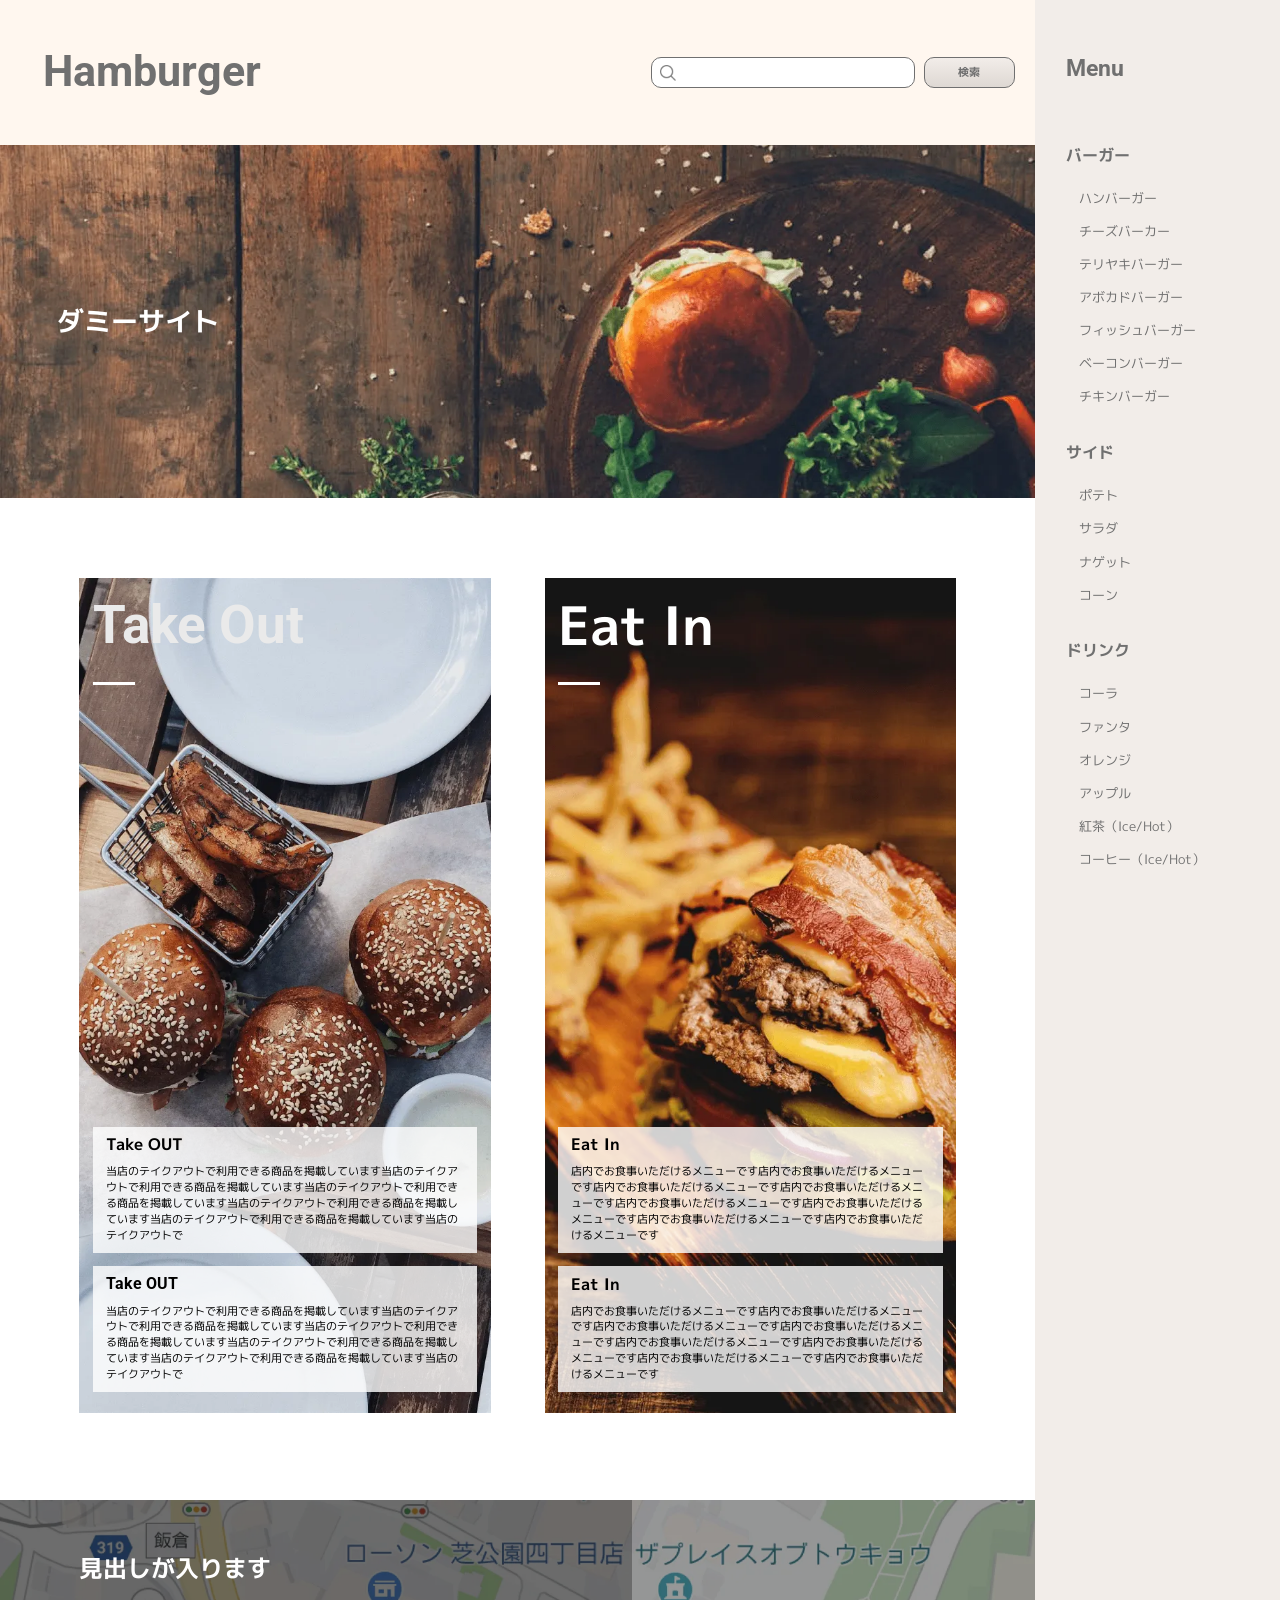
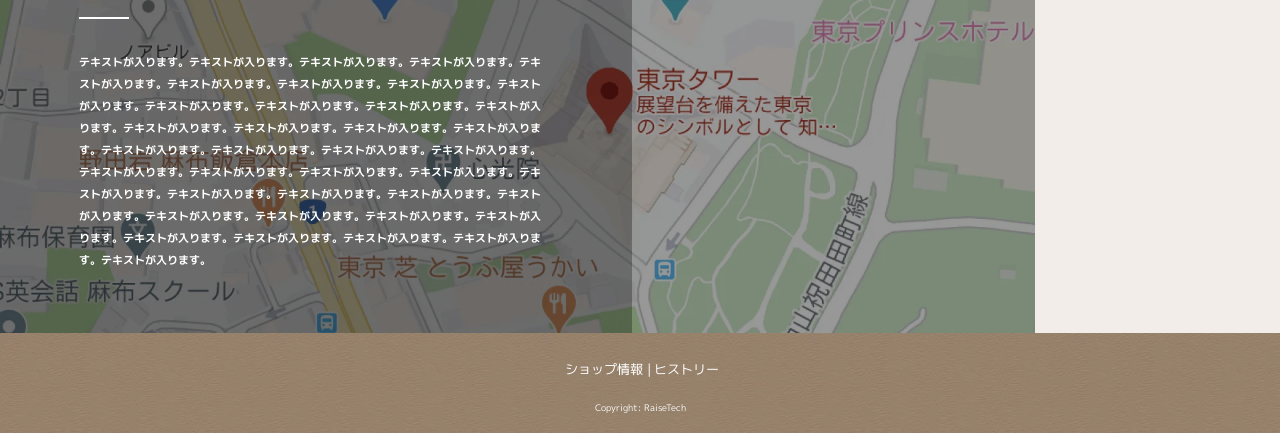
<file: index.html>
<!DOCTYPE html>
<html lang="ja">
    <head>
    <meta charset="utf-8">
    <meta name="viewport" content="width=device-width, initial-scale=1.0">
    <meta name="description" content="RaiseTechの課題サイトです。">
    <title>RaiseTech（レイズテック） | ハンバーガーサイト</title>
    <link rel="preconnect" href="https://fonts.googleapis.com">
    <link rel="preconnect" href="https://fonts.gstatic.com" crossorigin>
    <link href="https://fonts.googleapis.com/css2?family=M+PLUS+1p:wght@400;700&family=Roboto:wght@700&display=swap" rel="stylesheet">
    <link href="./css/style.css" rel="stylesheet">
    <link rel=”icon” href=“/favicon.ico”>
    <script defer src="https://code.jquery.com/jquery-3.7.1.min.js" integrity="sha256-/JqT3SQfawRcv/BIHPThkBvs0OEvtFFmqPF/lYI/Cxo=" crossorigin="anonymous"></script>
    <script defer src="./js/main.js"></script>
    </head>

<body>
<div class="c-wrapper">
<div class="c-container">
<header class="l-header p-header c-bg-color--salmon-pink">
    <p class="c-title--logo c-text--bold c-text--gray--primary"><a href="#">Hamburger</a></p>
    <form class="p-search--form" action="/" method="get">
        <label class="p-search__label" for="header-search">検索</label>
        <p class="p-search--box c-bg-color--white"><input id="header-search" type="text" name="header-search" placeholder=""></p>
        <p><button class="p-search--submit c-text--bold c-text--gray--primary" type="submit">検索</button></p>
    </form>
    <a href="#" class="p-header__button--menu c-text--bold c-text--gray--primary c-font--title">Menu</a>
</header>
<main class="l-main">
    <div class="p-frontHero">
        <h1 class="p-frontHero__title c-text--bold c-text--white">ダミーサイト</h1>
    </div>
    <div class="p-contents">
        <dl class="p-contents__list p-contents__list__takeOut">
            <dt class="p-contents__title c-text--gray--secondary c-text--bold c-font--title">Take Out</dt>
            <div>
            <dd class="p-contents__text"><p class="p-contents__subTitle c-text--bold">Take OUT</p><p class="p-contents__subText">当店のテイクアウトで利用できる商品を掲載しています当店のテイクアウトで利用できる商品を掲載しています当店のテイクアウトで利用できる商品を掲載しています当店のテイクアウトで利用できる商品を掲載しています当店のテイクアウトで利用できる商品を掲載しています当店のテイクアウトで</p></dd>
            <dd class="p-contents__text"><p class="p-contents__subTitle c-text--bold c-font--title">Take OUT</p><p class="p-contents__subText">当店のテイクアウトで利用できる商品を掲載しています当店のテイクアウトで利用できる商品を掲載しています当店のテイクアウトで利用できる商品を掲載しています当店のテイクアウトで利用できる商品を掲載しています当店のテイクアウトで利用できる商品を掲載しています当店のテイクアウトで</p></dd>
            </div>
        </dl>
        <dl class="p-contents__list p-contents__list__eatIn">
            <dt class="p-contents__title c-text--white c-text--bold">Eat In</dt>
            <div>
            <dd class="p-contents__text"><p class="p-contents__subTitle c-text--bold">Eat In</p><p class="p-contents__subText">店内でお食事いただけるメニューです店内でお食事いただけるメニューです店内でお食事いただけるメニューです店内でお食事いただけるメニューです店内でお食事いただけるメニューです店内でお食事いただけるメニューです店内でお食事いただけるメニューです店内でお食事いただけるメニューです</p></dd>
            <dd class="p-contents__text"><p class="p-contents__subTitle c-text--bold">Eat In</p><p class="p-contents__subText">店内でお食事いただけるメニューです店内でお食事いただけるメニューです店内でお食事いただけるメニューです店内でお食事いただけるメニューです店内でお食事いただけるメニューです店内でお食事いただけるメニューです店内でお食事いただけるメニューです店内でお食事いただけるメニューです</p></dd>
            </div>
        </dl>
    </div>
    <div class="p-access"> 
        <div class="p-access__wrapper">
            <div class="p-access__contents">
                <h2 class="p-access__title c-text--bold c-text--white">見出しが入ります</h2>
                <p class="p-access__text c-text--bold c-text--white">テキストが入ります。テキストが入ります。テキストが入ります。テキストが入ります。テキストが入ります。テキストが入ります。テキストが入ります。テキストが入ります。テキストが入ります。テキストが入ります。テキストが入ります。テキストが入ります。テキストが入ります。テキストが入ります。テキストが入ります。テキストが入ります。テキストが入ります。テキストが入ります。テキストが入ります。テキストが入ります。テキストが入ります。テキストが入ります。テキストが入ります。テキストが入ります。テキストが入ります。テキストが入ります。テキストが入ります。テキストが入ります。テキストが入ります。テキストが入ります。テキストが入ります。テキストが入ります。テキストが入ります。テキストが入ります。テキストが入ります。テキストが入ります。テキストが入ります。テキストが入ります。テキストが入ります。</p>
            </div>
        </div>
    </div>
</main>
</div>
<div class="l-sidebar p-sidebar c-bg-color--gray">
    <nav class="p-menu c-bg-color--gray">
        <p class="p-menu__title c-text--bold c-text--gray--primary c-font--title">Menu</p>
        <a href="#" class="p-nav__btn--close"><span class="p-nav__btn--close__text">メニューを閉じる</span></a>
        <ul class="p-menu__listBox c-text--gray--primary">
            <li><a class="p-menu__list c-text--bold" href="#">バーガー</a>
                <ul class="p-menu__subListBox">
                    <li class="p-menu__subList"><a href="#">ハンバーガー</a></li>
                    <li class="p-menu__subList"><a href="#">チーズバーカー</a></li>
                    <li class="p-menu__subList"><a href="#">テリヤキバーガー</a></li>
                    <li class="p-menu__subList"><a href="#">アボカドバーガー</a></li>
                    <li class="p-menu__subList"><a href="#">フィッシュバーガー</a></li>
                    <li class="p-menu__subList"><a href="#">ベーコンバーガー</a></li>
                    <li class="p-menu__subList"><a href="#">チキンバーガー</a></li>
                </ul></li>
            <li><a class="p-menu__list c-text--bold" href="#">サイド</a>
                <ul class="p-menu__subListBox">
                    <li class="p-menu__subList"><a href="#">ポテト</a></li>
                    <li class="p-menu__subList"><a href="#">サラダ</a></li>
                    <li class="p-menu__subList"><a href="#">ナゲット</a></li>
                    <li class="p-menu__subList"><a href="#">コーン</a></li>
                </ul></li>
            <li><a class="p-menu__list c-text--bold" href="#">ドリンク</a>
                <ul class="p-menu__subListBox">
                    <li class="p-menu__subList"><a href="#">コーラ</a></li>
                    <li class="p-menu__subList"><a href="#">ファンタ</a></li>
                    <li class="p-menu__subList"><a href="#">オレンジ</a></li>
                    <li class="p-menu__subList"><a href="#">アップル</a></li>
                    <li class="p-menu__subList"><a href="#">紅茶（Ice/Hot）</a></li>
                    <li class="p-menu__subList"><a href="#">コーヒー（Ice/Hot）</a></li>
                </ul></li>
        </ul>
    </nav>
</div>
<div class="p-nav__bg-color c-bg-color--black"></div>
</div>

<footer class="l-footer p-footer">
    <ul class="p-footer__listBox c-text--white">
        <li class="p-footer__list"><a href="#">ショップ情報</a></li>
        <li class="p-footer__list"><a href="#">ヒストリー</a></li>
    </ul>
    <small class="p-footer__copyright c-text--white">Copyright: RaiseTech</small>
</footer>
</body>
</html>
</file>
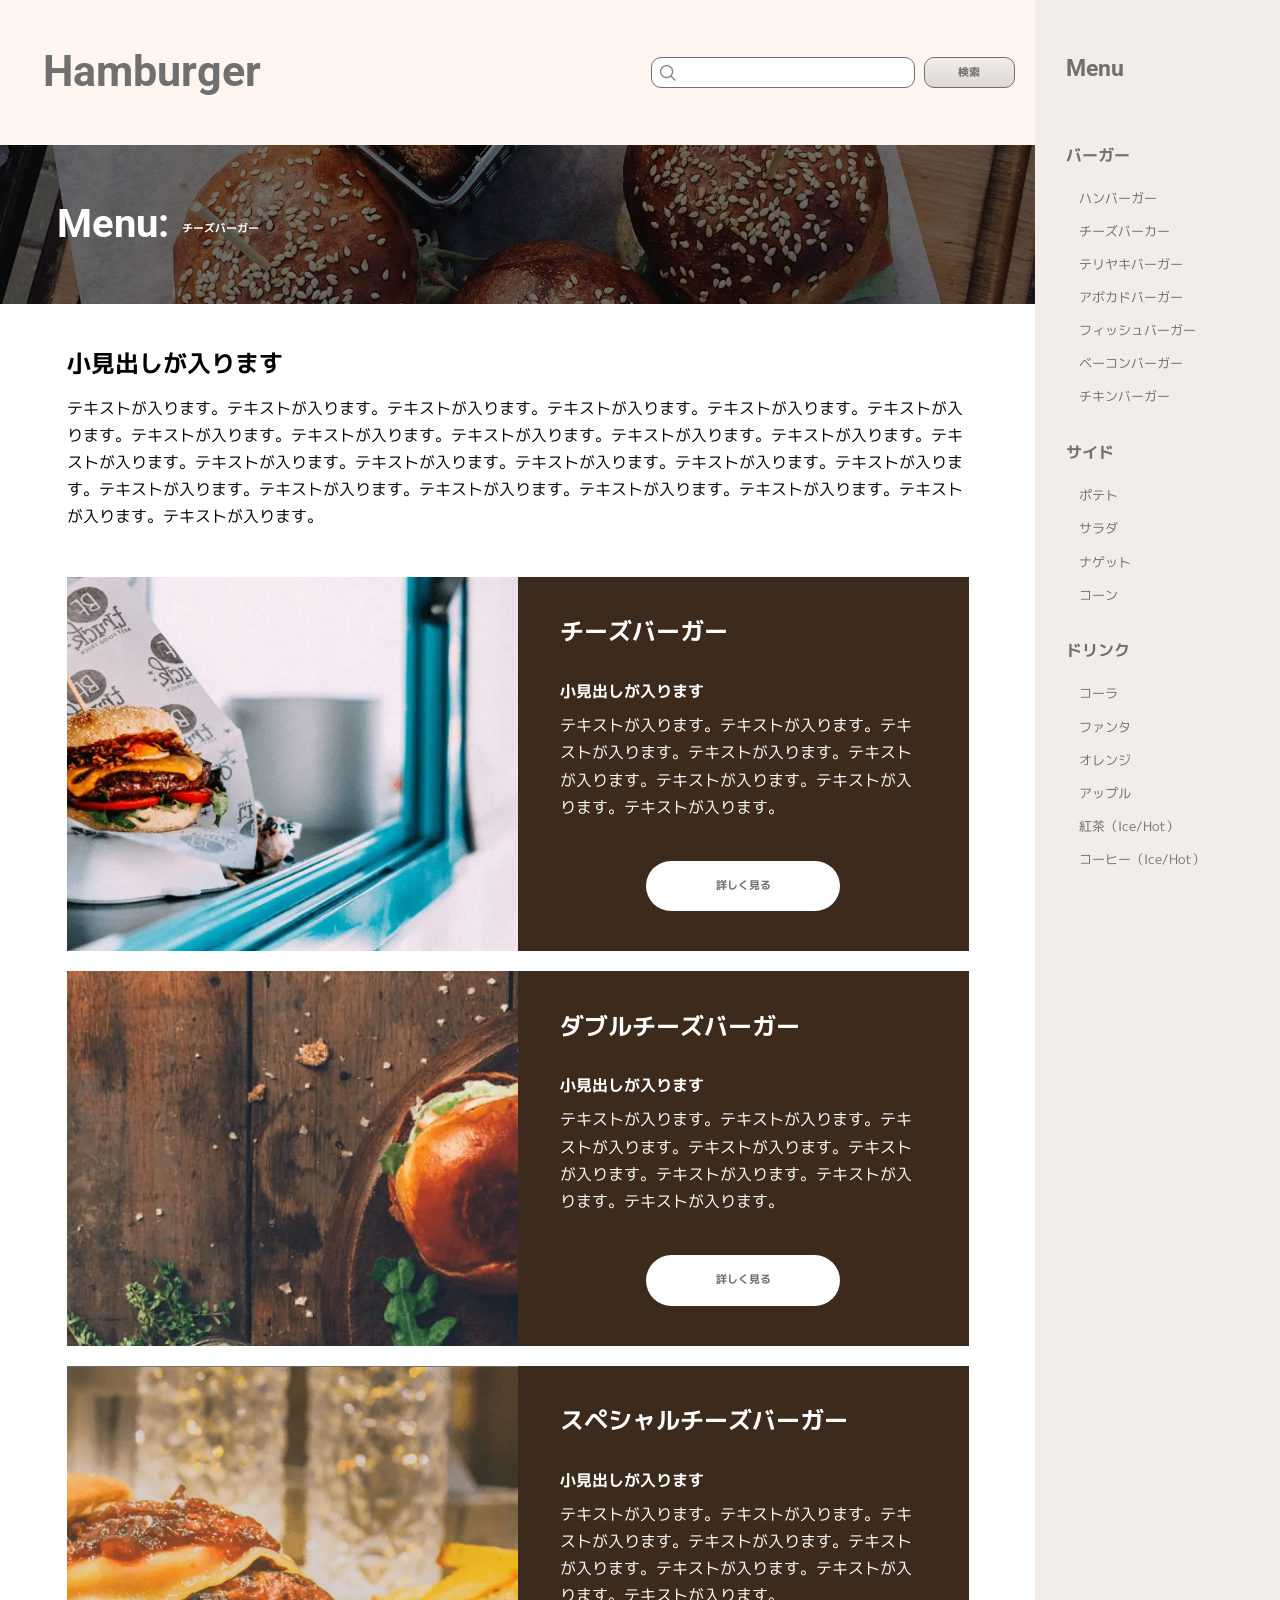
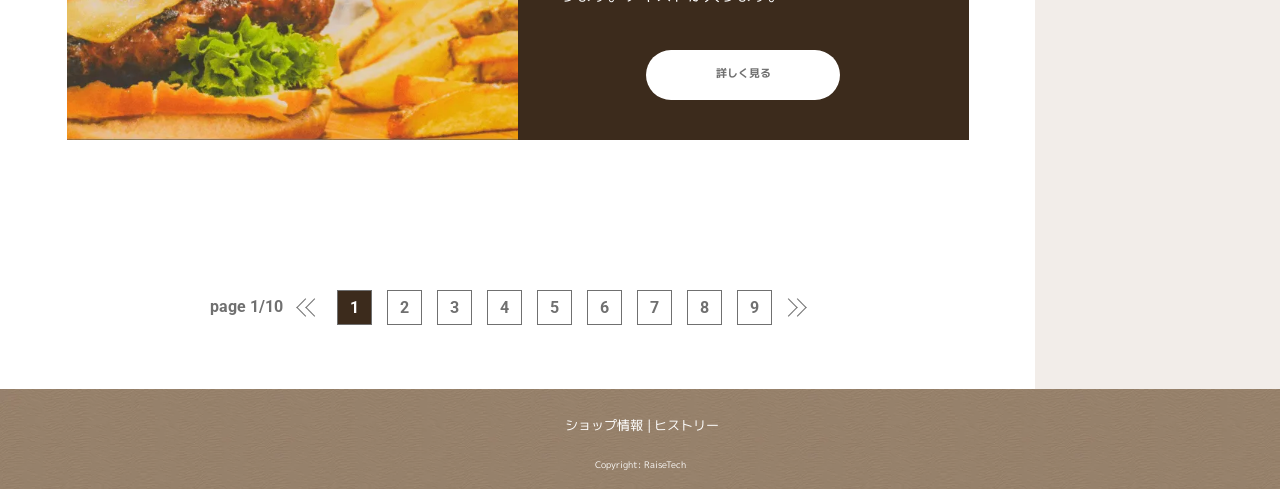
<file: archive.html>
<!DOCTYPE html>
<html lang="ja">
    <head>
    <meta charset="utf-8">
    <meta name="viewport" content="width=device-width, initial-scale=1.0">
    <meta name="description" content="RaiseTechの課題サイトです。">
    <title>RaiseTech（レイズテック） | ハンバーガーサイト</title>
    <link rel="preconnect" href="https://fonts.googleapis.com">
    <link rel="preconnect" href="https://fonts.gstatic.com" crossorigin>
    <link href="https://fonts.googleapis.com/css2?family=M+PLUS+1p:wght@400;700&family=Roboto:wght@700&display=swap" rel="stylesheet">
    <link href="./css/style.css" rel="stylesheet">
    <link rel=”icon” href=“/favicon.ico”>
    <script defer src="https://code.jquery.com/jquery-3.7.1.min.js" integrity="sha256-/JqT3SQfawRcv/BIHPThkBvs0OEvtFFmqPF/lYI/Cxo=" crossorigin="anonymous"></script>
    <script defer src="./js/main.js"></script>
    </head>

<body>
<div class="c-wrapper">
<div class="c-container">
<header class="l-header p-header c-bg-color--salmon-pink">
    <p class="c-title--logo c-text--bold c-text--gray--primary"><a href="#">Hamburger</a></p>
    <form class="p-search--form" action="/" method="get">
        <label class="p-search__label" for="header-search">検索</label>
        <p class="p-search--box c-bg-color--white"><input id="header-search" type="text" name="header-search" placeholder=""></p>
        <p><button class="p-search--submit c-text--bold c-text--gray--primary" type="submit">検索</button></p>
    </form>
    <a href="#" class="p-header__button--menu c-text--bold c-text--gray--primary c-font--title">Menu</a>
</header>
<main class="l-main">

        <section class="p-archive--Hero c-bg-color--black">
            <h1 class="p-archive__title c-text--bold c-text--white c-font--title">Menu:<span class="p-archive__title--text c-text--white c-text--bold c-font--primary c-font-size--primary">チーズバーガー</span></h1>
            <!--<picture class="p-archive__image">
                <source srcset="../images/archive-top-sp.webp" media="(max-width: 834px)" type="image/webp">
                <source srcset="../images/archive-top-tab.webp" media="(max-width: 1200px)" type="image/webp">
                <img src="../images/archive-top-pc.webp" alt=”hamburger”>
            </picture>-->
            <figure><img class="p-archive__image" src="../images/archive-top-pc.webp" alt=”hamburger”></figure>
        </section>


    <section class="c-section--container--primary">
        <h2 class="c-section__heading2 c-text--bold">小見出しが入ります</h2>
        <p class="c-section__text">テキストが入ります。テキストが入ります。テキストが入ります。テキストが入ります。テキストが入ります。テキストが入ります。テキストが入ります。テキストが入ります。テキストが入ります。テキストが入ります。テキストが入ります。テキストが入ります。テキストが入ります。テキストが入ります。テキストが入ります。テキストが入ります。テキストが入ります。テキストが入ります。テキストが入ります。テキストが入ります。テキストが入ります。テキストが入ります。テキストが入ります。テキストが入ります。</p>
        <article class="p-card">
            <div class="p-card__body">
                <figure class="p-card__image--container"><img class="p-card__image" src="./images/article_01.webp" alt="hamburger"></figure>
                <div class="p-card__text--body">
                <h3 class="p-card__title c-text--bold c-text--white">チーズバーガー</h3>
                    <p class="p-card__subtitle c-text--bold c-text--white">小見出しが入ります</p>
                    <p class="p-card__text c-text--white c-font-size--primar">テキストが入ります。テキストが入ります。テキストが入ります。テキストが入ります。テキストが入ります。テキストが入ります。テキストが入ります。テキストが入ります。</p>
                    <div class="p-card__link--container"><a href="#" class="p-card__link c-text--bold c-bg-color--white c-text--gray--primary">詳しく見る</a></div>
                </div>
            </div>
        </article>
                <article class="p-card">
            <div class="p-card__body">
                <figure class="p-card__image--container"><img class="p-card__image" src="./images/hero_01.webp" alt="hamburger"></figure>
                <div class="p-card__text--body">
                <h3 class="p-card__title c-text--bold c-text--white">ダブルチーズバーガー</h3>
                    <p class="p-card__subtitle c-text--bold c-text--white">小見出しが入ります</p>
                    <p class="p-card__text c-text--white c-font-size--primar">テキストが入ります。テキストが入ります。テキストが入ります。テキストが入ります。テキストが入ります。テキストが入ります。テキストが入ります。テキストが入ります。</p>
                    <div class="p-card__link--container"><a href="#" class="p-card__link c-text--bold c-bg-color--white c-text--gray--primary">詳しく見る</a></div>
                </div>
            </div>
        </article>
                <article class="p-card">
            <div class="p-card__body">
                <figure class="p-card__image--container"><img class="p-card__image" src="./images/article_02.webp" alt="hamburger"></figure>
                <div class="p-card__text--body">
                <h3 class="p-card__title c-text--bold c-text--white">スペシャルチーズバーガー</h3>
                    <p class="p-card__subtitle c-text--bold c-text--white">小見出しが入ります</p>
                    <p class="p-card__text c-text--white c-font-size--primar">テキストが入ります。テキストが入ります。テキストが入ります。テキストが入ります。テキストが入ります。テキストが入ります。テキストが入ります。テキストが入ります。</p>
                    <div class="p-card__link--container"><a href="#" class="p-card__link c-text--bold c-bg-color--white c-text--gray--primary">詳しく見る</a></div>
                </div>
            </div>
        </article>
    </section>
    <div class="p-pagination--pc c-text--gray--primary c-font--title">
        <p class="p-pagination__text c-text--bold">page 1/10</p>
        <ul class="p-pagination__list">
            <li><a class="p-pagination__list__link p-pagination__link--current c-text--bold p-pagination__arrow-prev u-mg-left0" href="#">1</a></li>
            <li><a class="p-pagination__list__link c-text--bold" href="#">2</a></li>
            <li><a class="p-pagination__list__link c-text--bold" href="#">3</a></li>
            <li><a class="p-pagination__list__link c-text--bold" href="#">4</a></li>
            <li><a class="p-pagination__list__link c-text--bold" href="#">5</a></li>
            <li><a class="p-pagination__list__link c-text--bold" href="#">6</a></li>
            <li><a class="p-pagination__list__link c-text--bold" href="#">7</a></li>
            <li><a class="p-pagination__list__link c-text--bold" href="#">8</a></li>
            <li><a class="p-pagination__list__link c-text--bold p-pagination__arrow-next" href="#">9</a></li>
        </ul>
    </div>
    <div class="p-pagination--sp c-font-size--primary">
        <a class="p-pagination__prev" href="#">前へ</a>
        <a class="p-pagination__next" href="#">次へ</a>
    </div>
</main>
</div>
<div class="l-sidebar p-sidebar c-bg-color--gray">
    <nav class="p-menu c-bg-color--gray">
        <p class="p-menu__title c-text--bold c-text--gray--primary c-font--title">Menu</p>
        <a href="#" class="p-nav__btn--close"><span class="p-nav__btn--close__text">メニューを閉じる</span></a>
        <ul class="p-menu__listBox c-text--gray--primary">
            <li><a class="p-menu__list c-text--bold" href="#">バーガー</a>
                <ul class="p-menu__subListBox">
                    <li class="p-menu__subList"><a href="#">ハンバーガー</a></li>
                    <li class="p-menu__subList"><a href="#">チーズバーカー</a></li>
                    <li class="p-menu__subList"><a href="#">テリヤキバーガー</a></li>
                    <li class="p-menu__subList"><a href="#">アボカドバーガー</a></li>
                    <li class="p-menu__subList"><a href="#">フィッシュバーガー</a></li>
                    <li class="p-menu__subList"><a href="#">ベーコンバーガー</a></li>
                    <li class="p-menu__subList"><a href="#">チキンバーガー</a></li>
                </ul></li>
            <li><a class="p-menu__list c-text--bold" href="#">サイド</a>
                <ul class="p-menu__subListBox">
                    <li class="p-menu__subList"><a href="#">ポテト</a></li>
                    <li class="p-menu__subList"><a href="#">サラダ</a></li>
                    <li class="p-menu__subList"><a href="#">ナゲット</a></li>
                    <li class="p-menu__subList"><a href="#">コーン</a></li>
                </ul></li>
            <li><a class="p-menu__list c-text--bold" href="#">ドリンク</a>
                <ul class="p-menu__subListBox">
                    <li class="p-menu__subList"><a href="#">コーラ</a></li>
                    <li class="p-menu__subList"><a href="#">ファンタ</a></li>
                    <li class="p-menu__subList"><a href="#">オレンジ</a></li>
                    <li class="p-menu__subList"><a href="#">アップル</a></li>
                    <li class="p-menu__subList"><a href="#">紅茶（Ice/Hot）</a></li>
                    <li class="p-menu__subList"><a href="#">コーヒー（Ice/Hot）</a></li>
                </ul></li>
        </ul>
    </nav>
</div>
<div class="p-nav__bg-color c-bg-color--black"></div>
</div>

<footer class="l-footer p-footer">
    <ul class="p-footer__listBox c-text--white">
        <li class="p-footer__list"><a href="#">ショップ情報</a></li>
        <li class="p-footer__list"><a href="#">ヒストリー</a></li>
    </ul>
    <small class="p-footer__copyright c-text--white">Copyright: RaiseTech</small>
</footer>
</body>
</html>
</file>
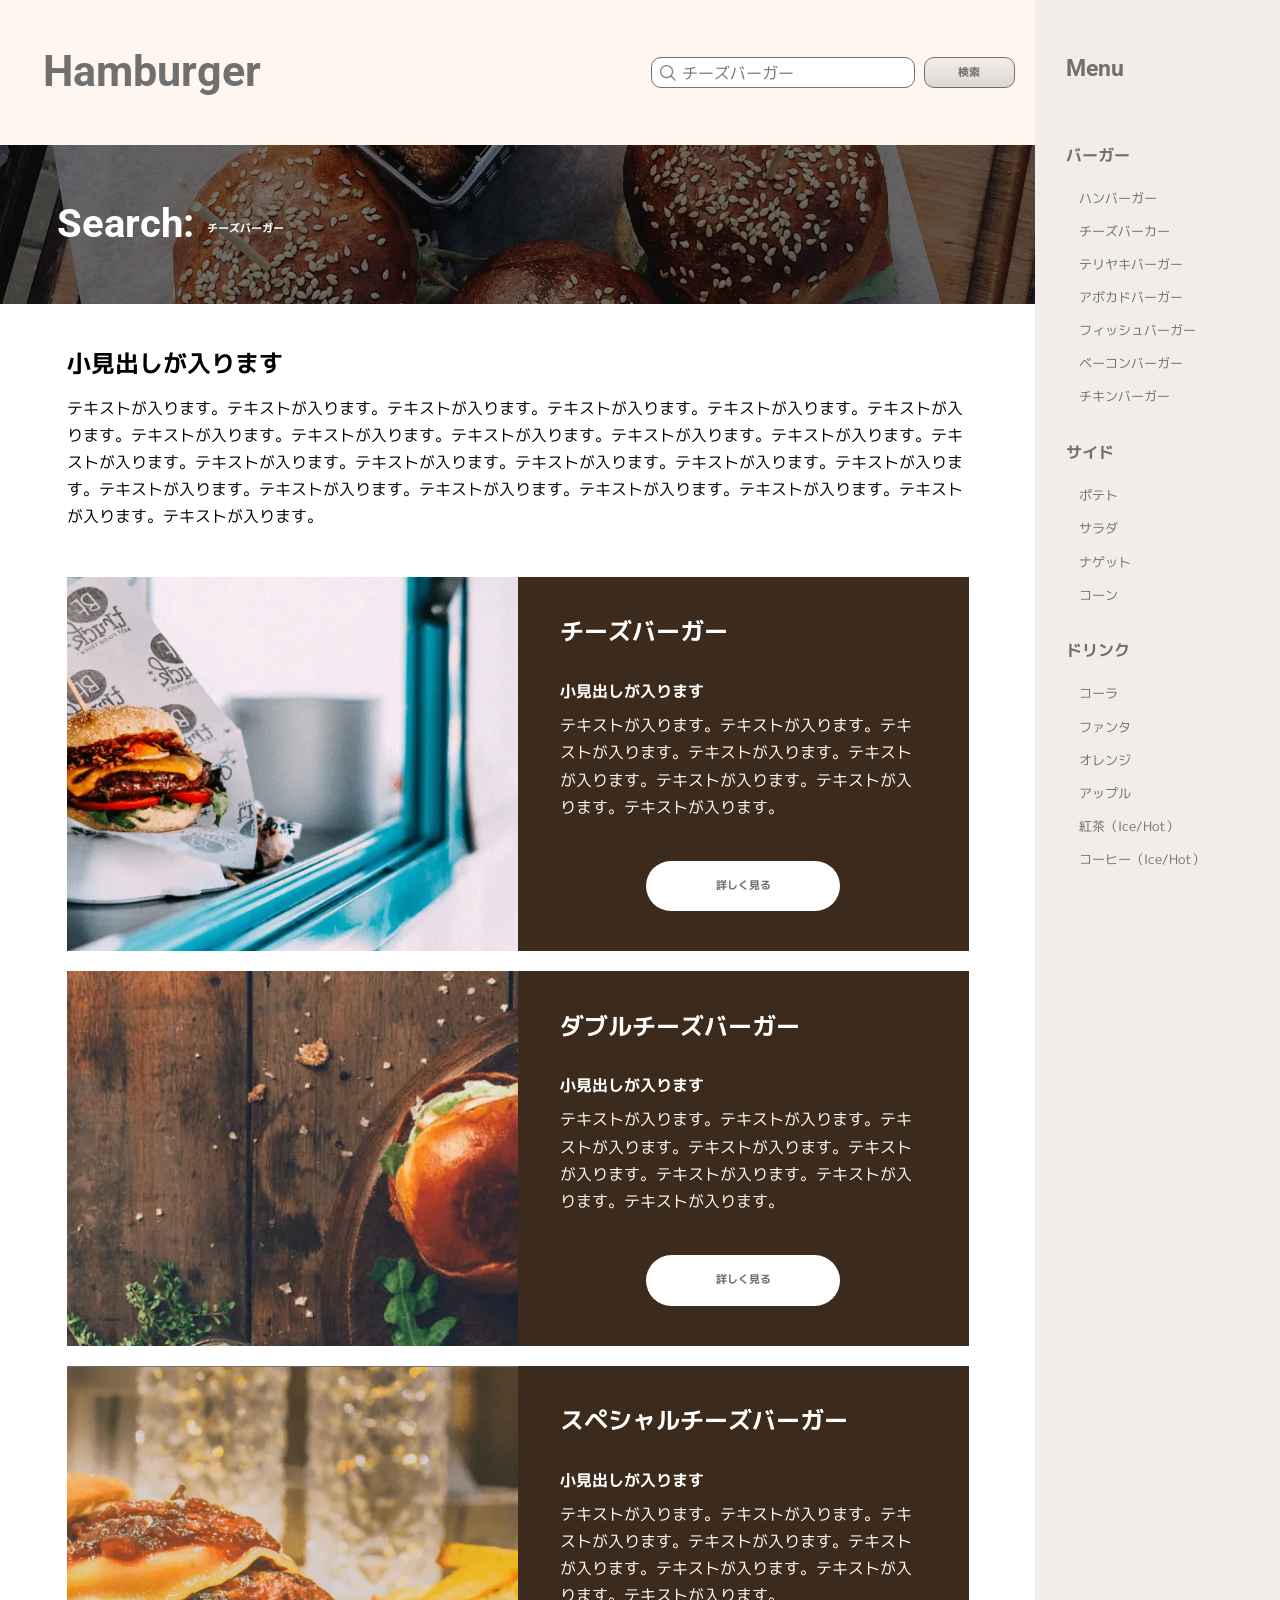
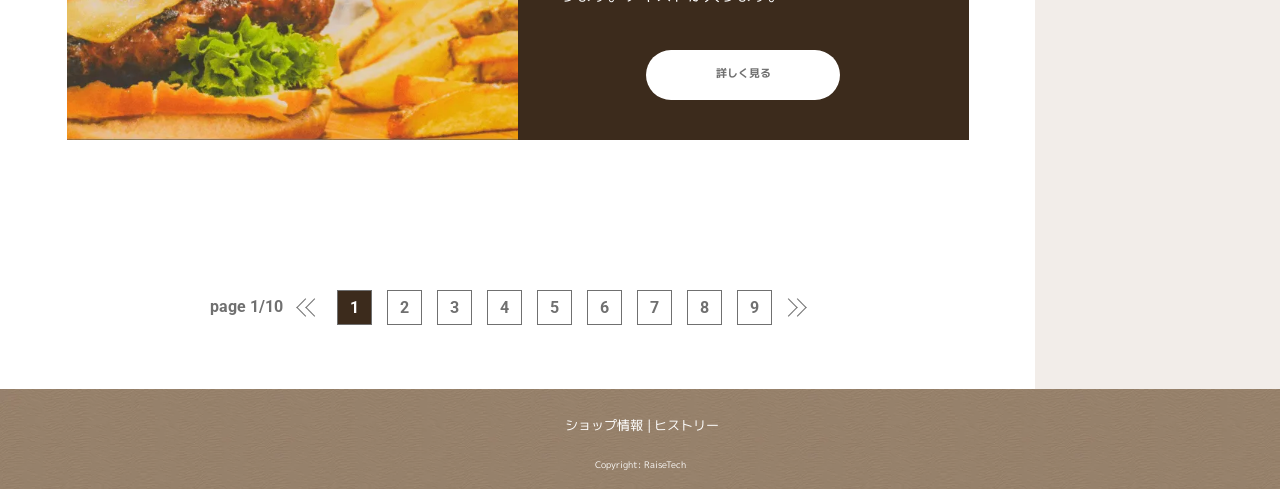
<file: archive_search.html>
<!DOCTYPE html>
<html lang="ja">
    <head>
    <meta charset="utf-8">
    <meta name="viewport" content="width=device-width, initial-scale=1.0">
    <meta name="description" content="RaiseTechの課題サイトです。">
    <title>RaiseTech（レイズテック） | ハンバーガーサイト</title>
    <link rel="preconnect" href="https://fonts.googleapis.com">
    <link rel="preconnect" href="https://fonts.gstatic.com" crossorigin>
    <link href="https://fonts.googleapis.com/css2?family=M+PLUS+1p:wght@400;700&family=Roboto:wght@700&display=swap" rel="stylesheet">
    <link href="./css/style.css" rel="stylesheet">
    <link rel=”icon” href=“/favicon.ico”>
    <script defer src="https://code.jquery.com/jquery-3.7.1.min.js" integrity="sha256-/JqT3SQfawRcv/BIHPThkBvs0OEvtFFmqPF/lYI/Cxo=" crossorigin="anonymous"></script>
    <script defer src="./js/main.js"></script>
    </head>

<body>
<div class="c-wrapper">
<div class="c-container">
<header class="l-header p-header c-bg-color--salmon-pink">
    <p class="c-title--logo c-text--bold c-text--gray--primary"><a href="#">Hamburger</a></p>
    <form class="p-search--form" action="/" method="get">
        <label class="p-search__label" for="header-search">検索</label>
        <p class="p-search--box c-bg-color--white"><input id="header-search" type="text" name="header-search" placeholder="チーズバーガー"></p>
        <p><button class="p-search--submit c-text--bold c-text--gray--primary" type="submit">検索</button></p>
    </form>
    <a href="#" class="p-header__button--menu c-text--bold c-text--gray--primary c-font--title">Menu</a>
</header>
<main class="l-main">
    <section class="p-archive--Hero c-bg-color--black">
    <h1 class="p-archive__title c-text--bold c-text--white c-font--title">Search:<span class="p-archive__title--text c-text--white c-text--bold c-font--primary c-font-size--primary">チーズバーガー</span></h1>
            <!--<picture class="p-archive__image">
                <source srcset="../images/archive-top-sp.webp" media="(max-width: 834px)" type="image/webp">
                <source srcset="../images/archive-top-tab.webp" media="(max-width: 1200px)" type="image/webp">
                <img src="../images/archive-top-pc.webp" alt=”hamburger”>
            </picture>-->
            <figure><img class="p-archive__image" src="../images/archive-top-pc.webp" alt=”hamburger”></figure>
    </section>

    <section class="c-section--container--primary">
        <h2 class="c-section__heading2 c-text--bold">小見出しが入ります</h2>
        <p class="c-section__text">テキストが入ります。テキストが入ります。テキストが入ります。テキストが入ります。テキストが入ります。テキストが入ります。テキストが入ります。テキストが入ります。テキストが入ります。テキストが入ります。テキストが入ります。テキストが入ります。テキストが入ります。テキストが入ります。テキストが入ります。テキストが入ります。テキストが入ります。テキストが入ります。テキストが入ります。テキストが入ります。テキストが入ります。テキストが入ります。テキストが入ります。テキストが入ります。</p>
        <article class="p-card">
            <div class="p-card__body">
                <figure class="p-card__image--container"><img class="p-card__image" src="./images/article_01.webp" alt="hamburger"></figure>
                <div class="p-card__text--body">
                <h3 class="p-card__title c-text--bold c-text--white">チーズバーガー</h3>
                    <p class="p-card__subtitle c-text--bold c-text--white">小見出しが入ります</p>
                    <p class="p-card__text c-text--white c-font-size--primar">テキストが入ります。テキストが入ります。テキストが入ります。テキストが入ります。テキストが入ります。テキストが入ります。テキストが入ります。テキストが入ります。</p>
                    <div class="p-card__link--container"><a href="#" class="p-card__link c-text--bold c-bg-color--white c-text--gray--primary">詳しく見る</a></div>
                </div>
            </div>
        </article>
                <article class="p-card">
            <div class="p-card__body">
                <figure class="p-card__image--container"><img class="p-card__image" src="./images/hero_01.webp" alt="hamburger"></figure>
                <div class="p-card__text--body">
                <h3 class="p-card__title c-text--bold c-text--white">ダブルチーズバーガー</h3>
                    <p class="p-card__subtitle c-text--bold c-text--white">小見出しが入ります</p>
                    <p class="p-card__text c-text--white c-font-size--primar">テキストが入ります。テキストが入ります。テキストが入ります。テキストが入ります。テキストが入ります。テキストが入ります。テキストが入ります。テキストが入ります。</p>
                    <div class="p-card__link--container"><a href="#" class="p-card__link c-text--bold c-bg-color--white c-text--gray--primary">詳しく見る</a></div>
                </div>
            </div>
        </article>
                <article class="p-card">
            <div class="p-card__body">
                <figure class="p-card__image--container"><img class="p-card__image" src="./images/article_02.webp" alt="hamburger"></figure>
                <div class="p-card__text--body">
                <h3 class="p-card__title c-text--bold c-text--white">スペシャルチーズバーガー</h3>
                    <p class="p-card__subtitle c-text--bold c-text--white">小見出しが入ります</p>
                    <p class="p-card__text c-text--white c-font-size--primar">テキストが入ります。テキストが入ります。テキストが入ります。テキストが入ります。テキストが入ります。テキストが入ります。テキストが入ります。テキストが入ります。</p>
                    <div class="p-card__link--container"><a href="#" class="p-card__link c-text--bold c-bg-color--white c-text--gray--primary">詳しく見る</a></div>
                </div>
            </div>
        </article>
    </section>
    <div class="p-pagination--pc c-text--gray--primary c-font--title">
        <p class="p-pagination__text c-text--bold">page 1/10</p>
        <ul class="p-pagination__list">
            <li><a class="p-pagination__list__link p-pagination__link--current c-text--bold p-pagination__arrow-prev u-mg-left0" href="#">1</a></li>
            <li><a class="p-pagination__list__link c-text--bold" href="#">2</a></li>
            <li><a class="p-pagination__list__link c-text--bold" href="#">3</a></li>
            <li><a class="p-pagination__list__link c-text--bold" href="#">4</a></li>
            <li><a class="p-pagination__list__link c-text--bold" href="#">5</a></li>
            <li><a class="p-pagination__list__link c-text--bold" href="#">6</a></li>
            <li><a class="p-pagination__list__link c-text--bold" href="#">7</a></li>
            <li><a class="p-pagination__list__link c-text--bold" href="#">8</a></li>
            <li><a class="p-pagination__list__link c-text--bold p-pagination__arrow-next" href="#">9</a></li>
        </ul>
    </div>
    <div class="p-pagination--sp c-font-size--primary">
        <a class="p-pagination__prev" href="#">前へ</a>
        <a class="p-pagination__next" href="#">次へ</a>
    </div>
</main>
</div>
<div class="l-sidebar p-sidebar c-bg-color--gray">
    <nav class="p-menu c-bg-color--gray">
        <p class="p-menu__title c-text--bold c-text--gray--primary c-font--title">Menu</p>
        <a href="#" class="p-nav__btn--close"><span class="p-nav__btn--close__text">メニューを閉じる</span></a>
        <ul class="p-menu__listBox c-text--gray--primary">
            <li><a class="p-menu__list c-text--bold" href="#">バーガー</a>
                <ul class="p-menu__subListBox">
                    <li class="p-menu__subList"><a href="#">ハンバーガー</a></li>
                    <li class="p-menu__subList"><a href="#">チーズバーカー</a></li>
                    <li class="p-menu__subList"><a href="#">テリヤキバーガー</a></li>
                    <li class="p-menu__subList"><a href="#">アボカドバーガー</a></li>
                    <li class="p-menu__subList"><a href="#">フィッシュバーガー</a></li>
                    <li class="p-menu__subList"><a href="#">ベーコンバーガー</a></li>
                    <li class="p-menu__subList"><a href="#">チキンバーガー</a></li>
                </ul></li>
            <li><a class="p-menu__list c-text--bold" href="#">サイド</a>
                <ul class="p-menu__subListBox">
                    <li class="p-menu__subList"><a href="#">ポテト</a></li>
                    <li class="p-menu__subList"><a href="#">サラダ</a></li>
                    <li class="p-menu__subList"><a href="#">ナゲット</a></li>
                    <li class="p-menu__subList"><a href="#">コーン</a></li>
                </ul></li>
            <li><a class="p-menu__list c-text--bold" href="#">ドリンク</a>
                <ul class="p-menu__subListBox">
                    <li class="p-menu__subList"><a href="#">コーラ</a></li>
                    <li class="p-menu__subList"><a href="#">ファンタ</a></li>
                    <li class="p-menu__subList"><a href="#">オレンジ</a></li>
                    <li class="p-menu__subList"><a href="#">アップル</a></li>
                    <li class="p-menu__subList"><a href="#">紅茶（Ice/Hot）</a></li>
                    <li class="p-menu__subList"><a href="#">コーヒー（Ice/Hot）</a></li>
                </ul></li>
        </ul>
    </nav>
</div>
<div class="p-nav__bg-color c-bg-color--black"></div>
</div>

<footer class="l-footer p-footer">
    <ul class="p-footer__listBox c-text--white">
        <li class="p-footer__list"><a href="#">ショップ情報</a></li>
        <li class="p-footer__list"><a href="#">ヒストリー</a></li>
    </ul>
    <small class="p-footer__copyright c-text--white">Copyright: RaiseTech</small>
</footer>
</body>
</html>
</file>
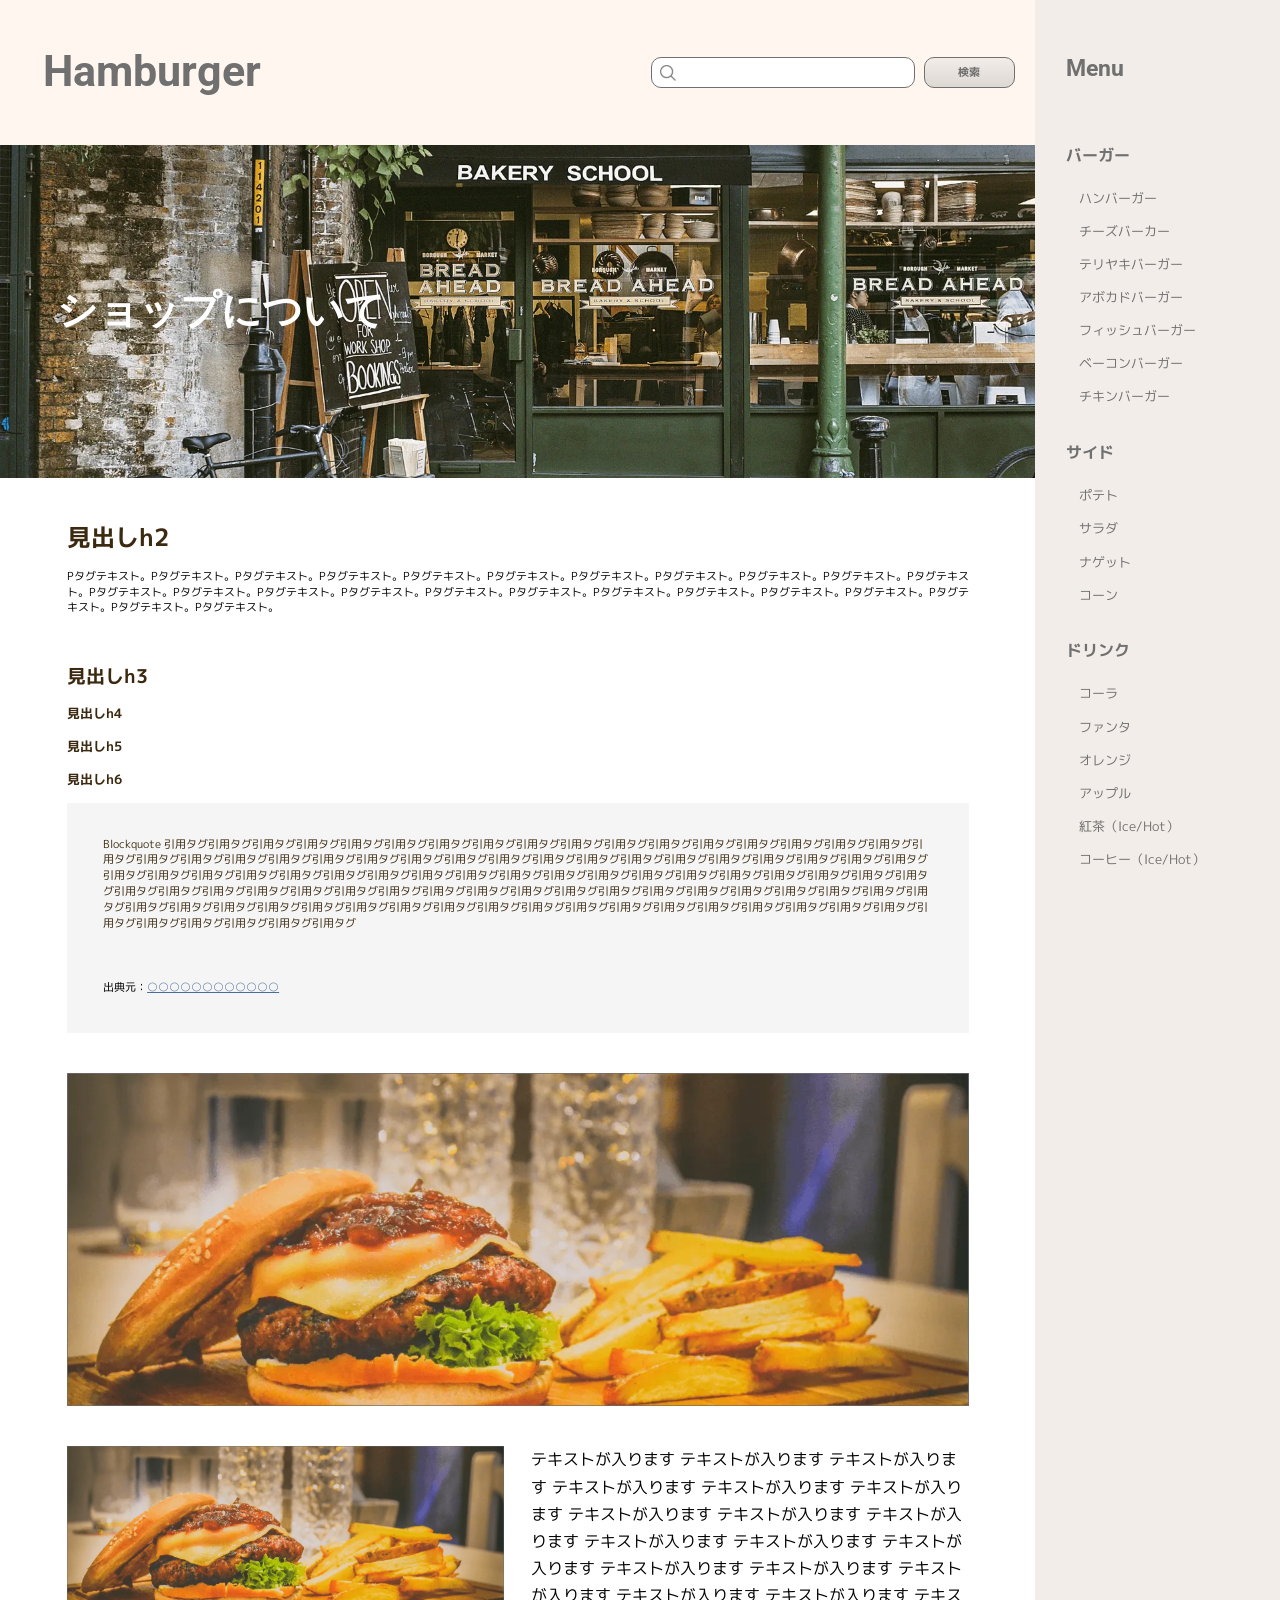
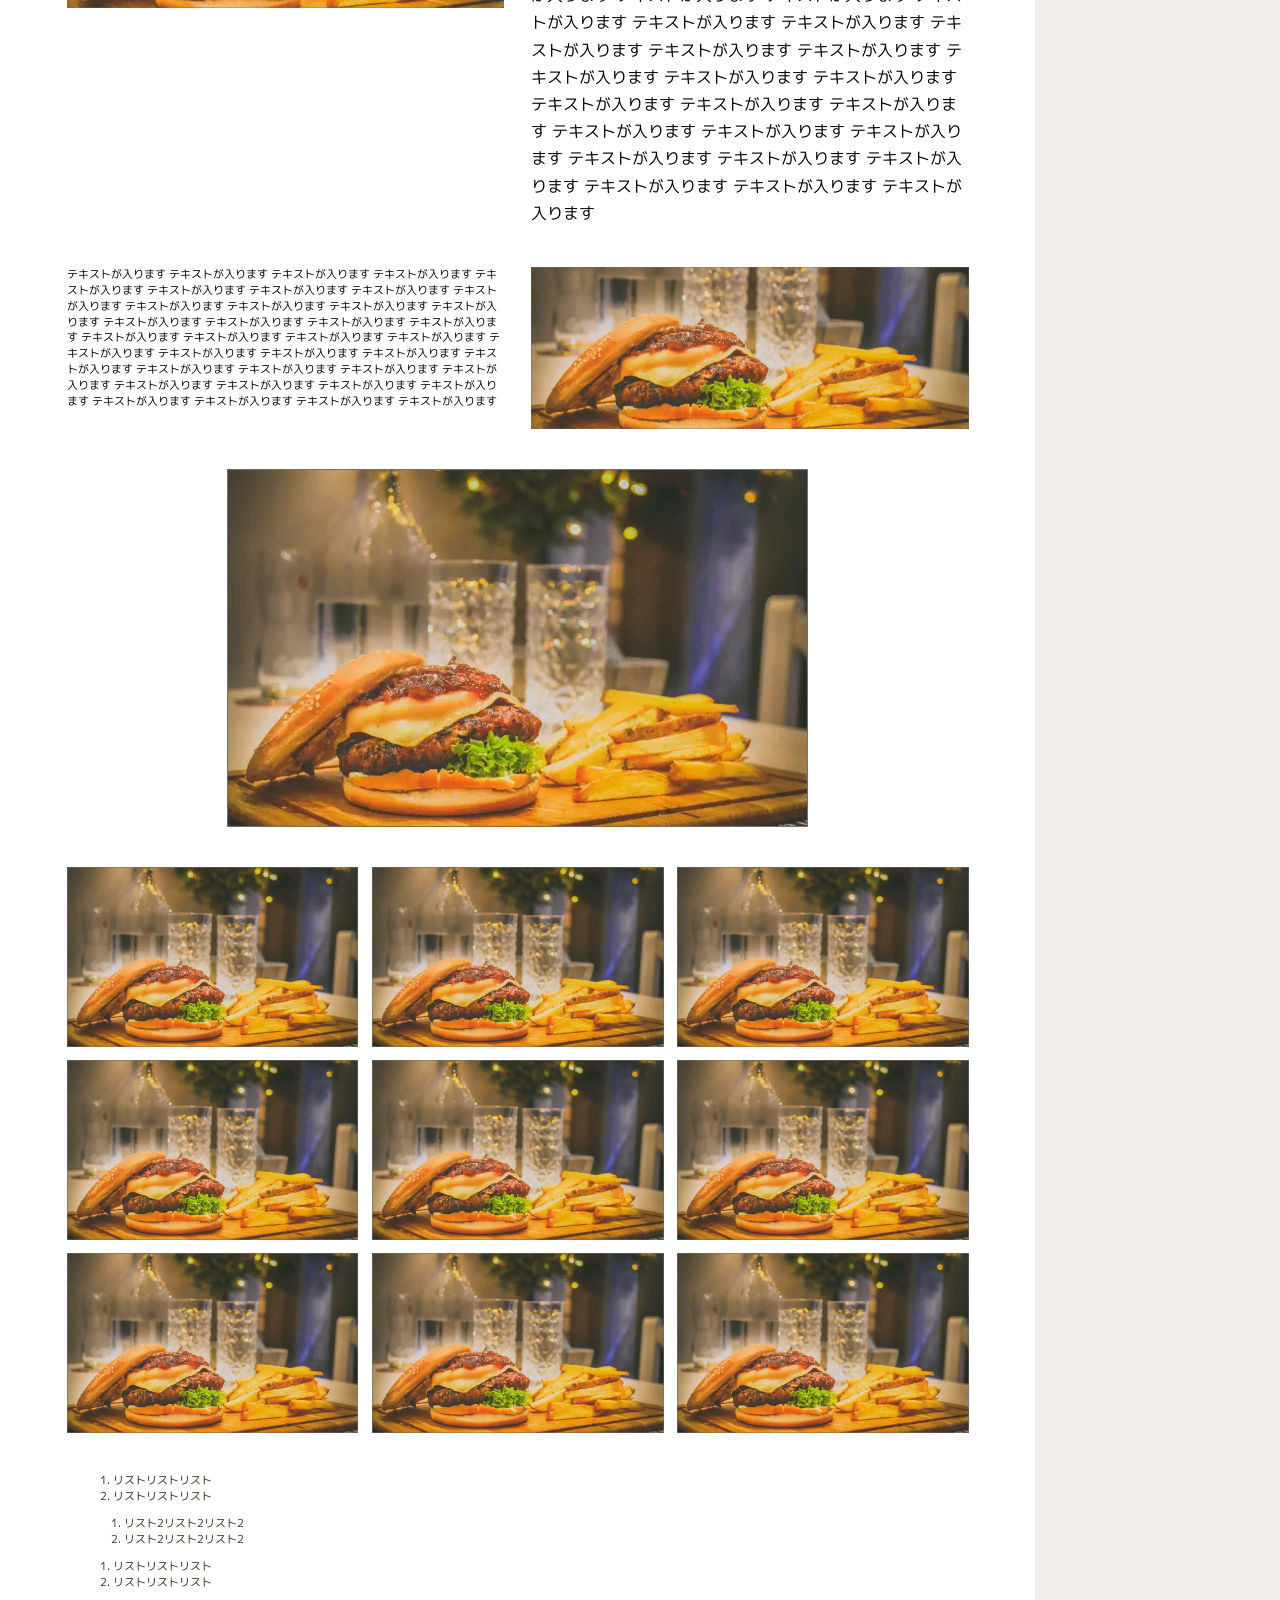
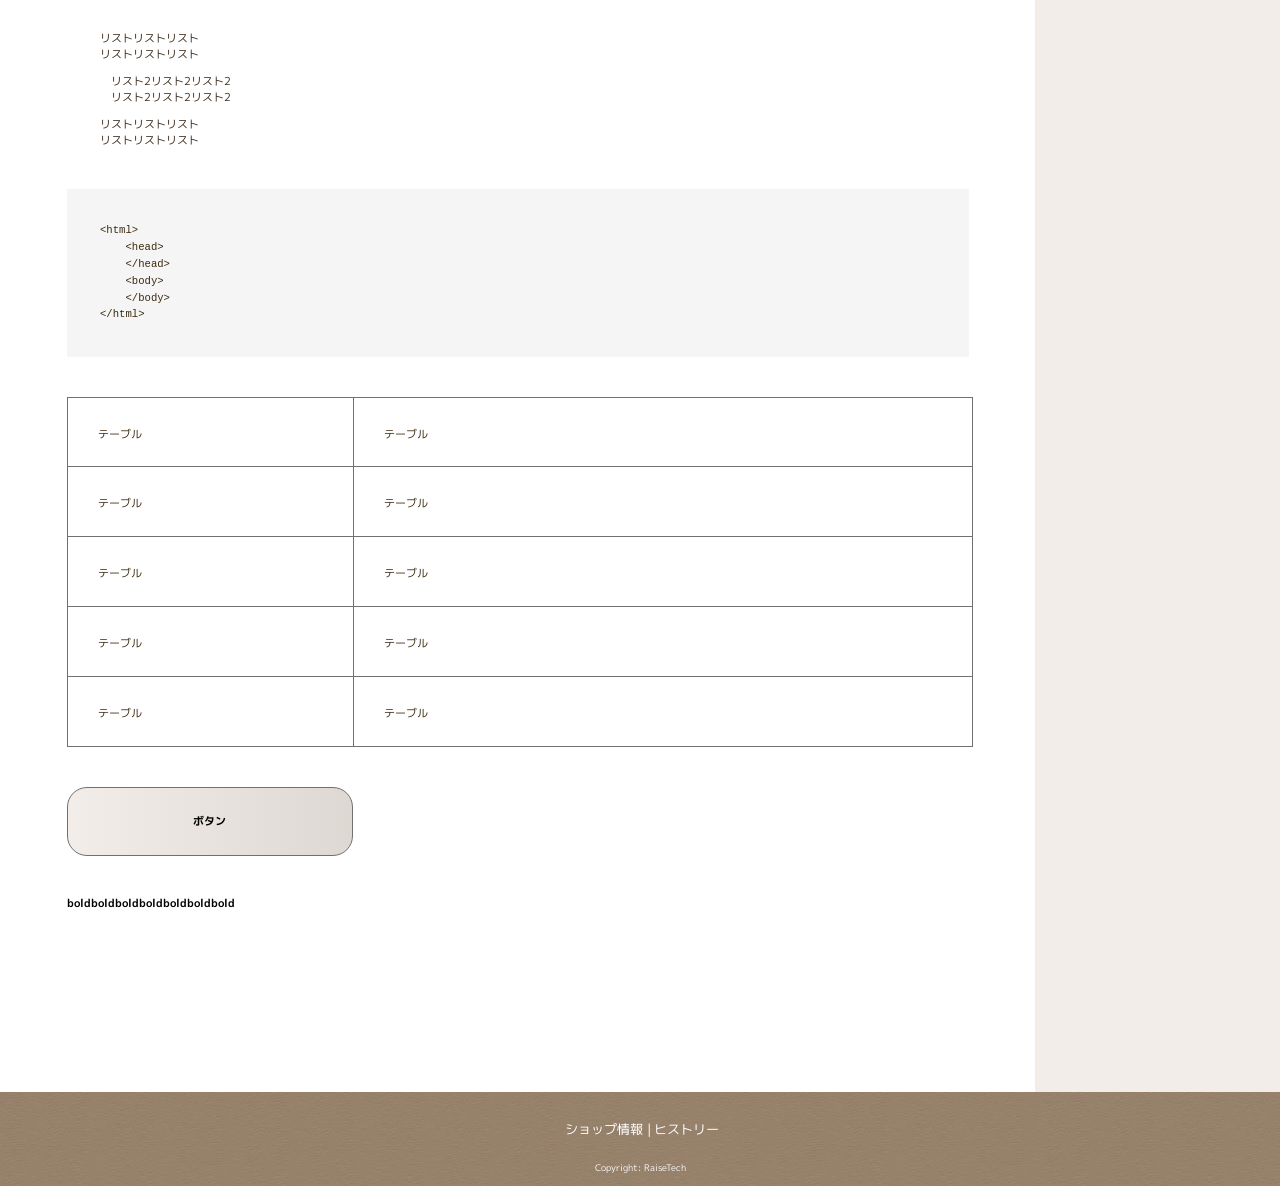
<file: page.php.html>
<!DOCTYPE html>
<html lang="ja">
    <head>
    <meta charset="utf-8">
    <meta name="viewport" content="width=device-width, initial-scale=1.0">
    <meta name="description" content="RaiseTechの課題サイトです。">
    <title>RaiseTech（レイズテック） | ハンバーガーサイト</title>
    <link rel="preconnect" href="https://fonts.googleapis.com">
    <link rel="preconnect" href="https://fonts.gstatic.com" crossorigin>
    <link href="https://fonts.googleapis.com/css2?family=M+PLUS+1p:wght@400;700&family=Roboto:wght@700&display=swap" rel="stylesheet">
    <link href="./css/style.css" rel="stylesheet">
    <link rel=”icon” href=“/favicon.ico”>
    <script defer src="https://code.jquery.com/jquery-3.7.1.min.js" integrity="sha256-/JqT3SQfawRcv/BIHPThkBvs0OEvtFFmqPF/lYI/Cxo=" crossorigin="anonymous"></script>
    <script defer src="./js/main.js"></script>
    </head>

<body>
<div class="c-wrapper">
<div class="c-container">
<header class="l-header p-header c-bg-color--salmon-pink">
    <p class="c-title--logo c-text--bold c-text--gray--primary"><a href="#">Hamburger</a></p>
    <form class="p-search--form" action="/" method="get">
        <label class="p-search__label" for="header-search">検索</label>
        <p class="p-search--box c-bg-color--white"><input id="header-search" type="text" name="header-search" placeholder=""></p>
        <p><button class="p-search--submit c-text--bold c-text--gray--primary" type="submit">検索</button></p>
    </form>
    <a href="#" class="p-header__button--menu c-text--bold c-text--gray--primary c-font--title">Menu</a>
</header>
<main class="l-main">

    <section class="p-single--Hero">
        <h1 class="p-single__title c-text--bold c-text--white">ショップについて</h1>

            <!--<picture class="p-archive__image">
                <source srcset="../images/archive-top-sp.webp" media="(max-width: 834px)" type="image/webp">
                <source srcset="../images/archive-top-tab.webp" media="(max-width: 1200px)" type="image/webp">
                <img src="../images/archive-top-pc.webp" alt=”hamburger”>
            </picture>-->
            <figure><img class="p-single__image" src="../images/single-top-shop-pc.webp" alt=”ショップについて”></figure>
    </section>
    <section class="c-section--container--secondary">
        <h2 class="c-section__heading2 c-text--bold c-text--brown">見出しh2</h2>
        <p class="c-section__text c-font-size--primary">Pタグテキスト。Pタグテキスト。Pタグテキスト。Pタグテキスト。Pタグテキスト。Pタグテキスト。Pタグテキスト。Pタグテキスト。Pタグテキスト。Pタグテキスト。Pタグテキスト。Pタグテキスト。Pタグテキスト。Pタグテキスト。Pタグテキスト。Pタグテキスト。Pタグテキスト。Pタグテキスト。Pタグテキスト。Pタグテキスト。Pタグテキスト。Pタグテキスト。Pタグテキスト。Pタグテキスト。</p>
        <h3 class="c-section__heading3 c-text--bold c-text--brown">見出しh3</h3>
        <h4 class="c-section__heading4 c-text--bold c-text--brown">見出しh4</h4>
        <h5 class="c-section__heading5 c-text--bold c-text--brown">見出しh5</h5>
        <h6 class="c-section__heading6 c-text--bold c-text--brown">見出しh6</h6>

        <div class="p-blockquote c-bg-color--skyblue u-mg-bottom--primary">
            <blockquote class="p-blockquote__inner">
                <p class="p-blockquote__text c-font-size--primary c-text--brown">Blockquote 引用タグ引用タグ引用タグ引用タグ引用タグ引用タグ引用タグ引用タグ引用タグ引用タグ引用タグ引用タグ引用タグ引用タグ引用タグ引用タグ引用タグ引用タグ引用タグ引用タグ引用タグ引用タグ引用タグ引用タグ引用タグ引用タグ引用タグ引用タグ引用タグ引用タグ引用タグ引用タグ引用タグ引用タグ引用タグ引用タグ引用タグ引用タグ引用タグ引用タグ引用タグ引用タグ引用タグ引用タグ引用タグ引用タグ引用タグ引用タグ引用タグ引用タグ引用タグ引用タグ引用タグ引用タグ引用タグ引用タグ引用タグ引用タグ引用タグ引用タグ引用タグ引用タグ引用タグ引用タグ引用タグ引用タグ引用タグ引用タグ引用タグ引用タグ引用タグ引用タグ引用タグ引用タグ引用タグ引用タグ引用タグ引用タグ引用タグ引用タグ引用タグ引用タグ引用タグ引用タグ引用タグ引用タグ引用タグ引用タグ引用タグ引用タグ引用タグ引用タグ引用タグ引用タグ引用タグ引用タグ引用タグ引用タグ</p>
            </blockquote>
            <cite class="p-blockquote__source c-font-size--primary">出典元：<a class="p-blockquote__link" href="#">○○○○○○○○○○○○</a></cite>
        </div>
    </section>
    <article class="p-single">
        <figure class="p-single__img--full u-mg-bottom--primary"><img src="./images/article_02.webp" alt="hamburger"></figure>
        <div class="p-single__col c-flex u-mg-bottom--primary">
            <figure class="p-single__col__img c-col--primary c-font-size--primary"><img src="./images/article_02.webp" alt="hamburger"></figure>
            <p class="p-single__col__text c-col--primary">テキストが入ります テキストが入ります テキストが入ります テキストが入ります テキストが入ります テキストが入ります テキストが入ります テキストが入ります テキストが入ります テキストが入ります テキストが入ります テキストが入ります テキストが入ります テキストが入ります テキストが入ります テキストが入ります テキストが入ります テキストが入ります テキストが入ります テキストが入ります テキストが入ります テキストが入ります テキストが入ります テキストが入ります テキストが入ります テキストが入ります テキストが入ります テキストが入ります テキストが入ります テキストが入ります テキストが入ります テキストが入ります テキストが入ります テキストが入ります テキストが入ります テキストが入ります テキストが入ります テキストが入ります</p>
        </div>
        <div class="p-single__col c-flex u-mg-bottom--primary">
            <p class="p-single__col__text c-col--primary c-font-size--primary">テキストが入ります テキストが入ります テキストが入ります テキストが入ります テキストが入ります テキストが入ります テキストが入ります テキストが入ります テキストが入ります テキストが入ります テキストが入ります テキストが入ります テキストが入ります テキストが入ります テキストが入ります テキストが入ります テキストが入ります テキストが入ります テキストが入ります テキストが入ります テキストが入ります テキストが入ります テキストが入ります テキストが入ります テキストが入ります テキストが入ります テキストが入ります テキストが入ります テキストが入ります テキストが入ります テキストが入ります テキストが入ります テキストが入ります テキストが入ります テキストが入ります テキストが入ります テキストが入ります テキストが入ります</p>
            <figure class="p-single__col__img c-col--primary"><img src="./images/article_02.webp" alt="hamburger"></figure>
        </div>
        <figure class="p-single__img--center u-mg-bottom--primary"><img src="./images/article_03.webp" alt="hamburger"></figure>
        <div class="c-grid--container u-mg-bottom--primary">
            <ul class="c-grid">
                <li class="c-grid__item"><img src="./images/article_03.webp" alt="hamburger"></li>
                <li class="c-grid__item"><img src="./images/article_03.webp" alt="hamburger"></li>
                <li class="c-grid__item"><img src="./images/article_03.webp" alt="hamburger"></li>
                <li class="c-grid__item"><img src="./images/article_03.webp" alt="hamburger"></li>
                <li class="c-grid__item"><img src="./images/article_03.webp" alt="hamburger"></li>
                <li class="c-grid__item"><img src="./images/article_03.webp" alt="hamburger"></li>
                <li class="c-grid__item"><img src="./images/article_03.webp" alt="hamburger"></li>
                <li class="c-grid__item"><img src="./images/article_03.webp" alt="hamburger"></li>
                <li class="c-grid__item"><img src="./images/article_03.webp" alt="hamburger"></li>
            </ul>
        </div>
        <div class="p-ordered--container c-font-size--primary u-mg-bottom--primary">
            <ol class="p-ordered--primary">
                <li class="p-ordered__list">リストリストリスト</li>
                <li class="p-ordered__list">リストリストリスト
                    <ol class="p-ordered--secondary">
                        <li class="p-ordered__list">リスト2リスト2リスト2</li>
                        <li class="p-ordered__list">リスト2リスト2リスト2</li>
                    </ol>
                </li>
            </ol>
            <ol class="p-ordered--primary">
                <li class="p-ordered__list">リストリストリスト</li>
                <li class="p-ordered__list">リストリストリスト</li>
            </ol>
        </div>
        <div class="p-unordered--container c-font-size--primary u-mg-bottom--primary">
            <ul class="p-unordered--primary">
                <li class="p-unordered__list">リストリストリスト</li>
                <li class="p-unordered__list">リストリストリスト
                    <ul class="p-unordered--secondary">
                        <li class="p-unordered__list">リスト2リスト2リスト2</li>
                        <li class="p-unordered__list">リスト2リスト2リスト2</li>
                    </ul>
                </li>
            </ul>
            <ul class="p-unordered--primary">
                <li class="p-unordered__list">リストリストリスト</li>
                <li class="p-unordered__list">リストリストリスト</li>
            </ul>
        </div>
        <div>
            <pre class="p-pre u-mg-bottom--primary c-text--brown c-bg-color--skyblue c-font-size--primary c-font--primary">
<code class="c-text-font--primary">&lt;html&gt;
    &lt;head&gt;
    &lt;/head&gt;
    &lt;body&gt;
    &lt;/body&gt;
&lt;/html&gt;</code></pre>
        </div>
        <div class="p-table--container c-font-size--primary u-mg-bottom--primary">
            <table class="p-table c-text--brown">
                <tr class="p-table__row">
                    <td class="p-table__cell--left">テーブル</td>
                    <td class="p-table__cell--right">テーブル</td>
                </tr>
                <tr class="p-table__row">
                    <td class="p-table__cell--left">テーブル</td>
                    <td class="p-table__cell--right">テーブル</td>
                </tr>
                <tr class="p-table__row">
                    <td class="p-table__cell--left">テーブル</td>
                    <td class="p-table__cell--right">テーブル</td>
                </tr>
                <tr class="p-table__row">
                    <td class="p-table__cell--left">テーブル</td>
                    <td class="p-table__cell--right">テーブル</td>
                </tr>
                <tr class="p-table__row">
                    <td class="p-table__cell--left">テーブル</td>
                    <td class="p-table__cell--right">テーブル</td>
                </tr>
            </table>
        </div>
        <div>
            <a href="#" class="c-button--primary c-text--bold u-mg-bottom--primary c-font-size--primary">ボタン</a>
        </div>
        <div>
            <p class="c-text--bold c-font-size--primary">boldboldboldboldboldboldbold</p>
        </div>
    </article>
    </section>
</main>
</div>
<div class="l-sidebar p-sidebar c-bg-color--gray">
    <nav class="p-menu c-bg-color--gray">
        <p class="p-menu__title c-text--bold c-text--gray--primary c-font--title">Menu</p>
        <a href="#" class="p-nav__btn--close"><span class="p-nav__btn--close__text">メニューを閉じる</span></a>
        <ul class="p-menu__listBox c-text--gray--primary">
            <li><a class="p-menu__list c-text--bold" href="#">バーガー</a>
                <ul class="p-menu__subListBox">
                    <li class="p-menu__subList"><a href="#">ハンバーガー</a></li>
                    <li class="p-menu__subList"><a href="#">チーズバーカー</a></li>
                    <li class="p-menu__subList"><a href="#">テリヤキバーガー</a></li>
                    <li class="p-menu__subList"><a href="#">アボカドバーガー</a></li>
                    <li class="p-menu__subList"><a href="#">フィッシュバーガー</a></li>
                    <li class="p-menu__subList"><a href="#">ベーコンバーガー</a></li>
                    <li class="p-menu__subList"><a href="#">チキンバーガー</a></li>
                </ul></li>
            <li><a class="p-menu__list c-text--bold" href="#">サイド</a>
                <ul class="p-menu__subListBox">
                    <li class="p-menu__subList"><a href="#">ポテト</a></li>
                    <li class="p-menu__subList"><a href="#">サラダ</a></li>
                    <li class="p-menu__subList"><a href="#">ナゲット</a></li>
                    <li class="p-menu__subList"><a href="#">コーン</a></li>
                </ul></li>
            <li><a class="p-menu__list c-text--bold" href="#">ドリンク</a>
                <ul class="p-menu__subListBox">
                    <li class="p-menu__subList"><a href="#">コーラ</a></li>
                    <li class="p-menu__subList"><a href="#">ファンタ</a></li>
                    <li class="p-menu__subList"><a href="#">オレンジ</a></li>
                    <li class="p-menu__subList"><a href="#">アップル</a></li>
                    <li class="p-menu__subList"><a href="#">紅茶（Ice/Hot）</a></li>
                    <li class="p-menu__subList"><a href="#">コーヒー（Ice/Hot）</a></li>
                </ul></li>
        </ul>
    </nav>
</div>
<div class="p-nav__bg-color c-bg-color--black"></div>
</div>

<footer class="l-footer p-footer">
    <ul class="p-footer__listBox c-text--white">
        <li class="p-footer__list"><a href="#">ショップ情報</a></li>
        <li class="p-footer__list"><a href="#">ヒストリー</a></li>
    </ul>
    <small class="p-footer__copyright c-text--white">Copyright: RaiseTech</small>
</footer>
</body>
</html>
</file>
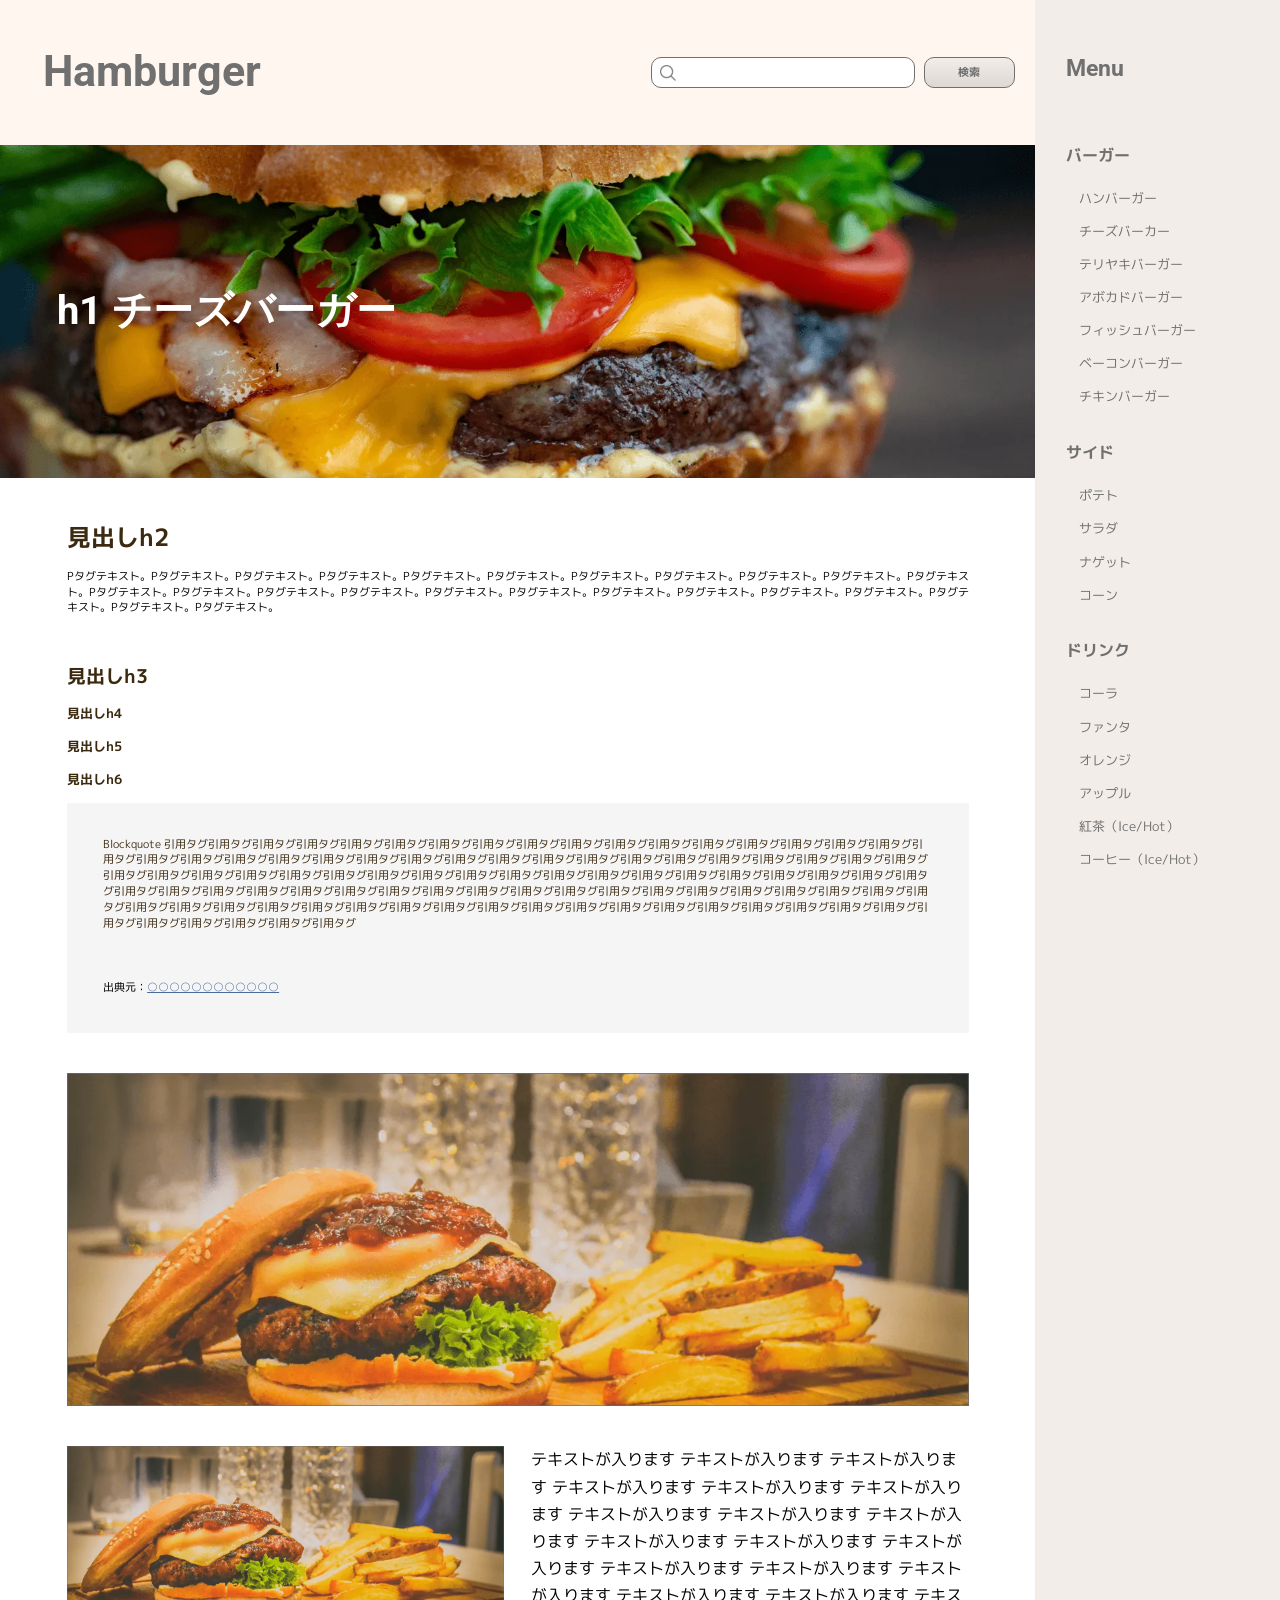
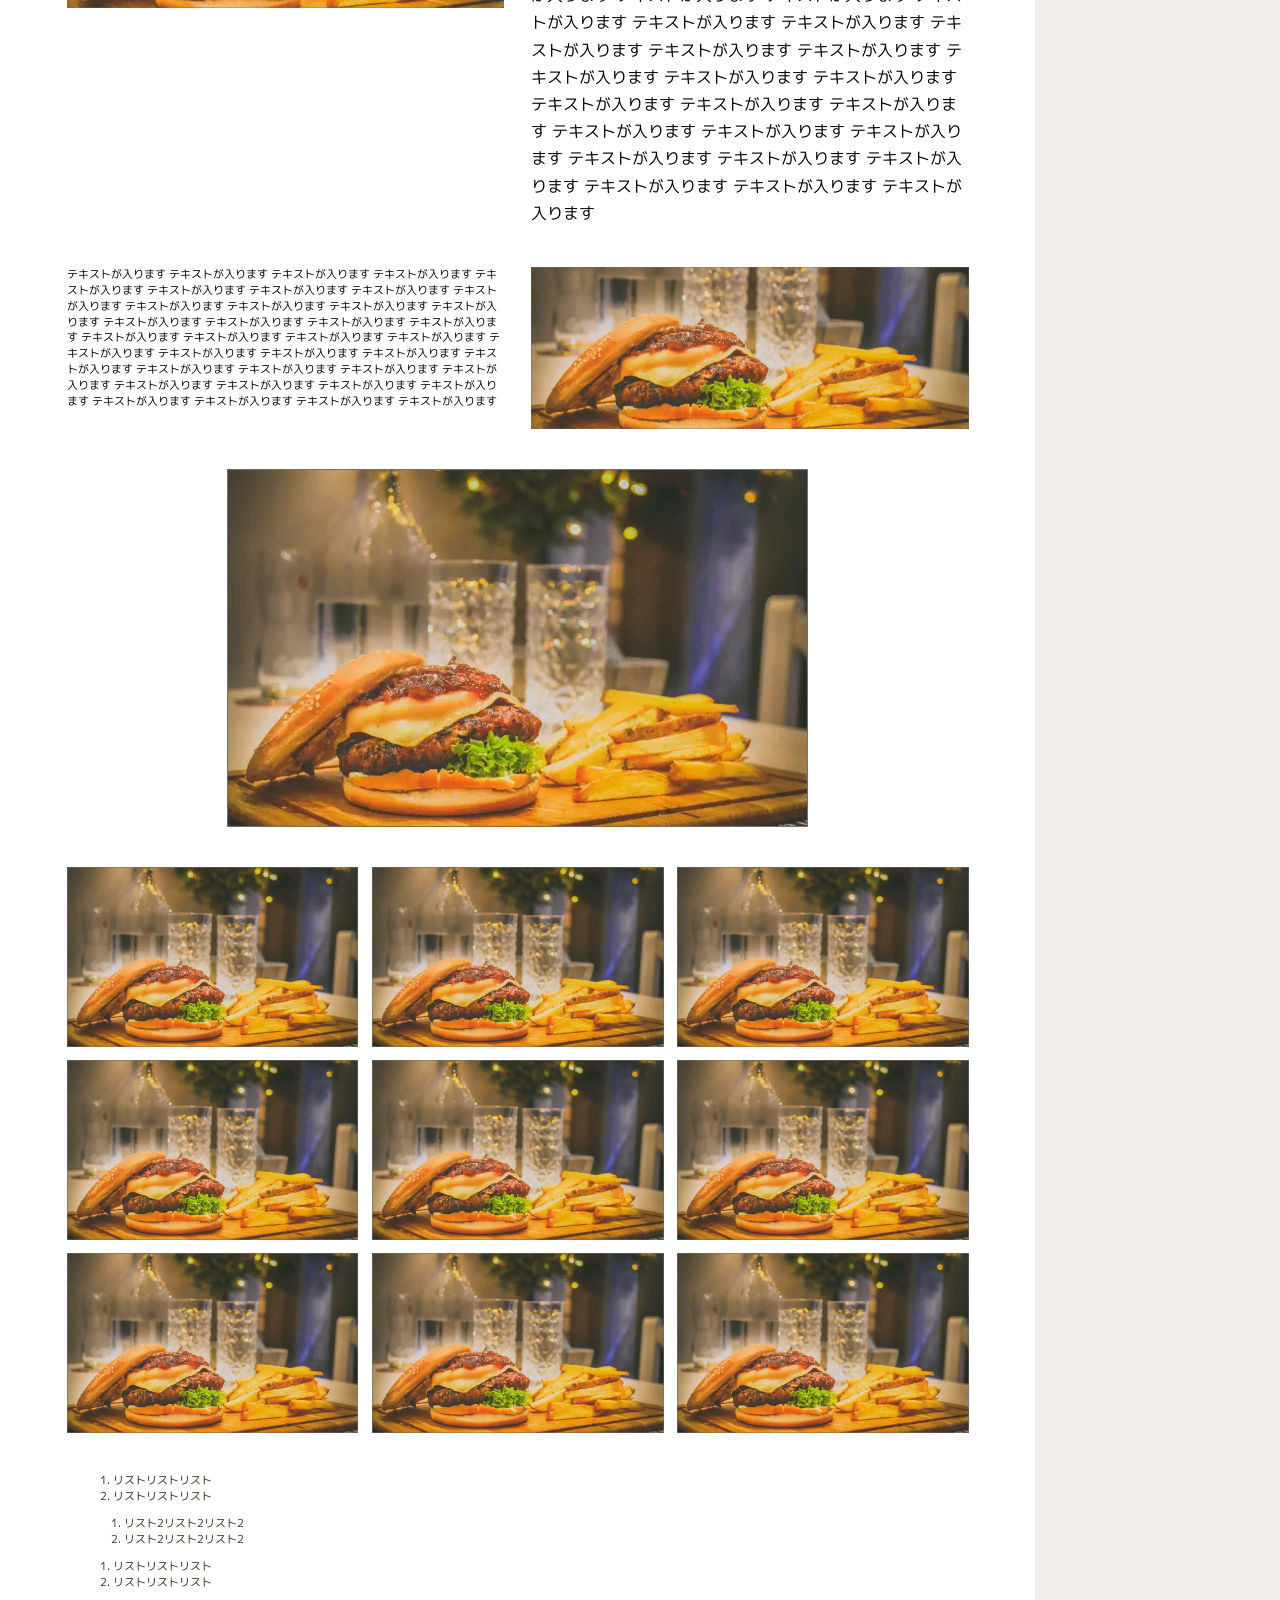
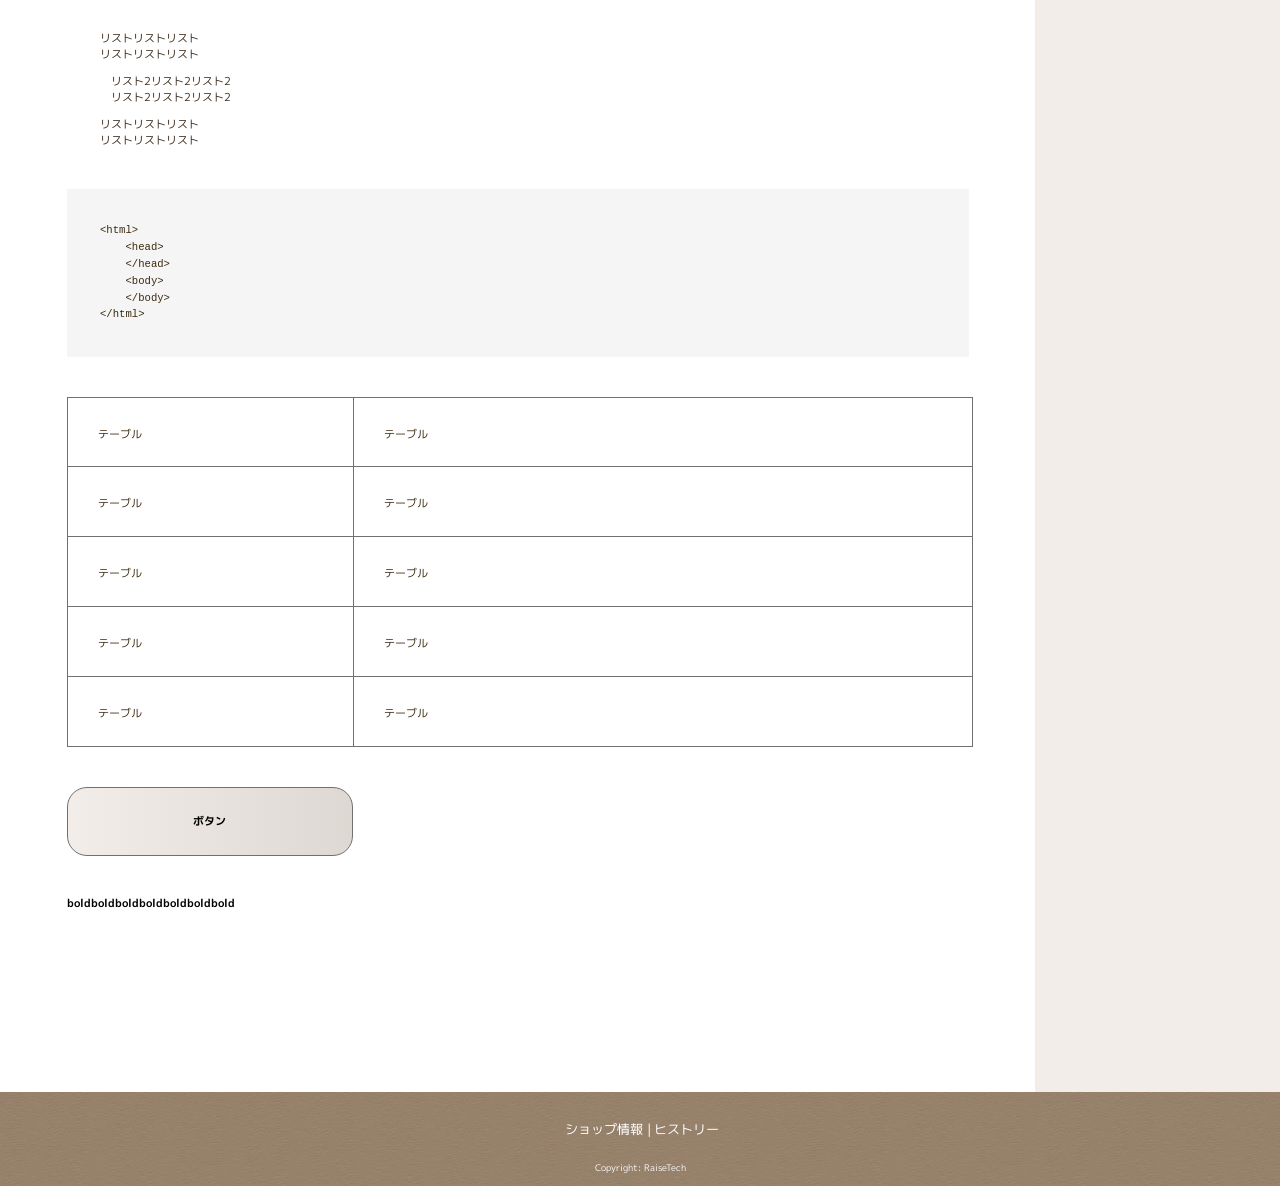
<file: single.html>
<!DOCTYPE html>
<html lang="ja">
    <head>
    <meta charset="utf-8">
    <meta name="viewport" content="width=device-width, initial-scale=1.0">
    <meta name="description" content="RaiseTechの課題サイトです。">
    <title>RaiseTech（レイズテック） | ハンバーガーサイト</title>
    <link rel="preconnect" href="https://fonts.googleapis.com">
    <link rel="preconnect" href="https://fonts.gstatic.com" crossorigin>
    <link href="https://fonts.googleapis.com/css2?family=M+PLUS+1p:wght@400;700&family=Roboto:wght@700&display=swap" rel="stylesheet">
    <link href="./css/style.css" rel="stylesheet">
    <link rel=”icon” href=“/favicon.ico”>
    <script defer src="https://code.jquery.com/jquery-3.7.1.min.js" integrity="sha256-/JqT3SQfawRcv/BIHPThkBvs0OEvtFFmqPF/lYI/Cxo=" crossorigin="anonymous"></script>
    <script defer src="./js/main.js"></script>
    </head>

<body>
<div class="c-wrapper">
<div class="c-container">
<header class="l-header p-header c-bg-color--salmon-pink">
    <p class="c-title--logo c-text--bold c-text--gray--primary"><a href="#">Hamburger</a></p>
    <form class="p-search--form" action="/" method="get">
        <label class="p-search__label" for="header-search">検索</label>
        <p class="p-search--box c-bg-color--white"><input id="header-search" type="text" name="header-search" placeholder=""></p>
        <p><button class="p-search--submit c-text--bold c-text--gray--primary" type="submit">検索</button></p>
    </form>
    <a href="#" class="p-header__button--menu c-text--bold c-text--gray--primary c-font--title">Menu</a>
</header>
<main class="l-main">

    <section class="p-single--Hero">
        <h1 class="p-single__title c-text--bold c-text--white">h1 チーズバーガー</h1>

            <!--<picture class="p-archive__image">
                <source srcset="../images/archive-top-sp.webp" media="(max-width: 834px)" type="image/webp">
                <source srcset="../images/archive-top-tab.webp" media="(max-width: 1200px)" type="image/webp">
                <img src="../images/archive-top-pc.webp" alt=”hamburger”>
            </picture>-->
            <figure><img class="p-single__image" src="../images/single-top-cheese-pc.webp" alt=”チーズバーガー”></figure>
    </section>

    <section class="c-section--container--secondary">
        <h2 class="c-section__heading2 c-text--bold c-text--brown">見出しh2</h2>
        <p class="c-section__text c-font-size--primary">Pタグテキスト。Pタグテキスト。Pタグテキスト。Pタグテキスト。Pタグテキスト。Pタグテキスト。Pタグテキスト。Pタグテキスト。Pタグテキスト。Pタグテキスト。Pタグテキスト。Pタグテキスト。Pタグテキスト。Pタグテキスト。Pタグテキスト。Pタグテキスト。Pタグテキスト。Pタグテキスト。Pタグテキスト。Pタグテキスト。Pタグテキスト。Pタグテキスト。Pタグテキスト。Pタグテキスト。</p>
        <h3 class="c-section__heading3 c-text--bold c-text--brown">見出しh3</h3>
        <h4 class="c-section__heading4 c-text--bold c-text--brown">見出しh4</h4>
        <h5 class="c-section__heading5 c-text--bold c-text--brown">見出しh5</h5>
        <h6 class="c-section__heading6 c-text--bold c-text--brown">見出しh6</h6>

        <div class="p-blockquote c-bg-color--skyblue u-mg-bottom--primary">
            <blockquote class="p-blockquote__inner">
                <p class="p-blockquote__text c-font-size--primary c-text--brown">Blockquote 引用タグ引用タグ引用タグ引用タグ引用タグ引用タグ引用タグ引用タグ引用タグ引用タグ引用タグ引用タグ引用タグ引用タグ引用タグ引用タグ引用タグ引用タグ引用タグ引用タグ引用タグ引用タグ引用タグ引用タグ引用タグ引用タグ引用タグ引用タグ引用タグ引用タグ引用タグ引用タグ引用タグ引用タグ引用タグ引用タグ引用タグ引用タグ引用タグ引用タグ引用タグ引用タグ引用タグ引用タグ引用タグ引用タグ引用タグ引用タグ引用タグ引用タグ引用タグ引用タグ引用タグ引用タグ引用タグ引用タグ引用タグ引用タグ引用タグ引用タグ引用タグ引用タグ引用タグ引用タグ引用タグ引用タグ引用タグ引用タグ引用タグ引用タグ引用タグ引用タグ引用タグ引用タグ引用タグ引用タグ引用タグ引用タグ引用タグ引用タグ引用タグ引用タグ引用タグ引用タグ引用タグ引用タグ引用タグ引用タグ引用タグ引用タグ引用タグ引用タグ引用タグ引用タグ引用タグ引用タグ引用タグ引用タグ</p>
            </blockquote>
            <cite class="p-blockquote__source c-font-size--primary">出典元：<a class="p-blockquote__link" href="#">○○○○○○○○○○○○</a></cite>
        </div>
    </section>
    <article class="p-single">
        <figure class="p-single__img--full u-mg-bottom--primary"><img src="./images/article_02.webp" alt="hamburger"></figure>
        <div class="p-single__col c-flex u-mg-bottom--primary">
            <figure class="p-single__col__img c-col--primary c-font-size--primary"><img src="./images/article_02.webp" alt="hamburger"></figure>
            <p class="p-single__col__text c-col--primary">テキストが入ります テキストが入ります テキストが入ります テキストが入ります テキストが入ります テキストが入ります テキストが入ります テキストが入ります テキストが入ります テキストが入ります テキストが入ります テキストが入ります テキストが入ります テキストが入ります テキストが入ります テキストが入ります テキストが入ります テキストが入ります テキストが入ります テキストが入ります テキストが入ります テキストが入ります テキストが入ります テキストが入ります テキストが入ります テキストが入ります テキストが入ります テキストが入ります テキストが入ります テキストが入ります テキストが入ります テキストが入ります テキストが入ります テキストが入ります テキストが入ります テキストが入ります テキストが入ります テキストが入ります</p>
        </div>
        <div class="p-single__col c-flex u-mg-bottom--primary">
            <p class="p-single__col__text c-col--primary c-font-size--primary">テキストが入ります テキストが入ります テキストが入ります テキストが入ります テキストが入ります テキストが入ります テキストが入ります テキストが入ります テキストが入ります テキストが入ります テキストが入ります テキストが入ります テキストが入ります テキストが入ります テキストが入ります テキストが入ります テキストが入ります テキストが入ります テキストが入ります テキストが入ります テキストが入ります テキストが入ります テキストが入ります テキストが入ります テキストが入ります テキストが入ります テキストが入ります テキストが入ります テキストが入ります テキストが入ります テキストが入ります テキストが入ります テキストが入ります テキストが入ります テキストが入ります テキストが入ります テキストが入ります テキストが入ります</p>
            <figure class="p-single__col__img c-col--primary"><img src="./images/article_02.webp" alt="hamburger"></figure>
        </div>
        <figure class="p-single__img--center u-mg-bottom--primary"><img src="./images/article_03.webp" alt="hamburger"></figure>
        <div class="c-grid--container u-mg-bottom--primary">
            <ul class="c-grid">
                <li class="c-grid__item"><img src="./images/article_03.webp" alt="hamburger"></li>
                <li class="c-grid__item"><img src="./images/article_03.webp" alt="hamburger"></li>
                <li class="c-grid__item"><img src="./images/article_03.webp" alt="hamburger"></li>
                <li class="c-grid__item"><img src="./images/article_03.webp" alt="hamburger"></li>
                <li class="c-grid__item"><img src="./images/article_03.webp" alt="hamburger"></li>
                <li class="c-grid__item"><img src="./images/article_03.webp" alt="hamburger"></li>
                <li class="c-grid__item"><img src="./images/article_03.webp" alt="hamburger"></li>
                <li class="c-grid__item"><img src="./images/article_03.webp" alt="hamburger"></li>
                <li class="c-grid__item"><img src="./images/article_03.webp" alt="hamburger"></li>
            </ul>
        </div>
        <div class="p-ordered--container c-font-size--primary u-mg-bottom--primary">
            <ol class="p-ordered--primary">
                <li class="p-ordered__list">リストリストリスト</li>
                <li class="p-ordered__list">リストリストリスト
                    <ol class="p-ordered--secondary">
                        <li class="p-ordered__list">リスト2リスト2リスト2</li>
                        <li class="p-ordered__list">リスト2リスト2リスト2</li>
                    </ol>
                </li>
            </ol>
            <ol class="p-ordered--primary">
                <li class="p-ordered__list">リストリストリスト</li>
                <li class="p-ordered__list">リストリストリスト</li>
            </ol>
        </div>
        <div class="p-unordered--container c-font-size--primary u-mg-bottom--primary">
            <ul class="p-unordered--primary">
                <li class="p-unordered__list">リストリストリスト</li>
                <li class="p-unordered__list">リストリストリスト
                    <ul class="p-unordered--secondary">
                        <li class="p-unordered__list">リスト2リスト2リスト2</li>
                        <li class="p-unordered__list">リスト2リスト2リスト2</li>
                    </ul>
                </li>
            </ul>
            <ul class="p-unordered--primary">
                <li class="p-unordered__list">リストリストリスト</li>
                <li class="p-unordered__list">リストリストリスト</li>
            </ul>
        </div>
        <div>
            <pre class="p-pre u-mg-bottom--primary c-text--brown c-bg-color--skyblue c-font-size--primary c-font--primary">
<code class="c-text-font--primary">&lt;html&gt;
    &lt;head&gt;
    &lt;/head&gt;
    &lt;body&gt;
    &lt;/body&gt;
&lt;/html&gt;</code></pre>
        </div>
        <div class="p-table--container c-font-size--primary u-mg-bottom--primary">
            <table class="p-table c-text--brown">
                <tr class="p-table__row">
                    <td class="p-table__cell--left">テーブル</td>
                    <td class="p-table__cell--right">テーブル</td>
                </tr>
                <tr class="p-table__row">
                    <td class="p-table__cell--left">テーブル</td>
                    <td class="p-table__cell--right">テーブル</td>
                </tr>
                <tr class="p-table__row">
                    <td class="p-table__cell--left">テーブル</td>
                    <td class="p-table__cell--right">テーブル</td>
                </tr>
                <tr class="p-table__row">
                    <td class="p-table__cell--left">テーブル</td>
                    <td class="p-table__cell--right">テーブル</td>
                </tr>
                <tr class="p-table__row">
                    <td class="p-table__cell--left">テーブル</td>
                    <td class="p-table__cell--right">テーブル</td>
                </tr>
            </table>
        </div>
        <div>
            <a href="#" class="c-button--primary c-text--bold u-mg-bottom--primary c-font-size--primary">ボタン</a>
        </div>
        <div>
            <p class="c-text--bold c-font-size--primary">boldboldboldboldboldboldbold</p>
        </div>
    </article>
    </section>
</main>
</div>
<div class="l-sidebar p-sidebar c-bg-color--gray">
    <nav class="p-menu c-bg-color--gray">
        <p class="p-menu__title c-text--bold c-text--gray--primary c-font--title">Menu</p>
        <a href="#" class="p-nav__btn--close"><span class="p-nav__btn--close__text">メニューを閉じる</span></a>
        <ul class="p-menu__listBox c-text--gray--primary">
            <li><a class="p-menu__list c-text--bold" href="#">バーガー</a>
                <ul class="p-menu__subListBox">
                    <li class="p-menu__subList"><a href="#">ハンバーガー</a></li>
                    <li class="p-menu__subList"><a href="#">チーズバーカー</a></li>
                    <li class="p-menu__subList"><a href="#">テリヤキバーガー</a></li>
                    <li class="p-menu__subList"><a href="#">アボカドバーガー</a></li>
                    <li class="p-menu__subList"><a href="#">フィッシュバーガー</a></li>
                    <li class="p-menu__subList"><a href="#">ベーコンバーガー</a></li>
                    <li class="p-menu__subList"><a href="#">チキンバーガー</a></li>
                </ul></li>
            <li><a class="p-menu__list c-text--bold" href="#">サイド</a>
                <ul class="p-menu__subListBox">
                    <li class="p-menu__subList"><a href="#">ポテト</a></li>
                    <li class="p-menu__subList"><a href="#">サラダ</a></li>
                    <li class="p-menu__subList"><a href="#">ナゲット</a></li>
                    <li class="p-menu__subList"><a href="#">コーン</a></li>
                </ul></li>
            <li><a class="p-menu__list c-text--bold" href="#">ドリンク</a>
                <ul class="p-menu__subListBox">
                    <li class="p-menu__subList"><a href="#">コーラ</a></li>
                    <li class="p-menu__subList"><a href="#">ファンタ</a></li>
                    <li class="p-menu__subList"><a href="#">オレンジ</a></li>
                    <li class="p-menu__subList"><a href="#">アップル</a></li>
                    <li class="p-menu__subList"><a href="#">紅茶（Ice/Hot）</a></li>
                    <li class="p-menu__subList"><a href="#">コーヒー（Ice/Hot）</a></li>
                </ul></li>
        </ul>
    </nav>
</div>
<div class="p-nav__bg-color c-bg-color--black"></div>
</div>

<footer class="l-footer p-footer">
    <ul class="p-footer__listBox c-text--white">
        <li class="p-footer__list"><a href="#">ショップ情報</a></li>
        <li class="p-footer__list"><a href="#">ヒストリー</a></li>
    </ul>
    <small class="p-footer__copyright c-text--white">Copyright: RaiseTech</small>
</footer>
</body>
</html>
</file>
<file: css/style.css>
@charset "UTF-8";
/* reset.dev • v5.0.2 */
/* # =================================================================
   # Global selectors
   # ================================================================= */
html {
  box-sizing: border-box;
  -webkit-text-size-adjust: 100%; /* Prevent adjustments of font size after orientation changes in iOS */
  word-break: normal;
  -moz-tab-size: 4;
  -o-tab-size: 4;
     tab-size: 4;
}

*,
::before,
::after {
  background-repeat: no-repeat; /* Set `background-repeat: no-repeat` to all elements and pseudo elements */
  box-sizing: inherit;
}

::before,
::after {
  text-decoration: inherit; /* Inherit text-decoration and vertical align to ::before and ::after pseudo elements */
  vertical-align: inherit;
}

* {
  padding: 0; /* Reset `padding` and `margin` of all elements */
  margin: 0;
}

/* # =================================================================
   # General elements
   # ================================================================= */
hr {
  overflow: visible; /* Show the overflow in Edge and IE */
  height: 0; /* Add the correct box sizing in Firefox */
  color: inherit; /* Correct border color in Firefox. */
}

details,
main {
  display: block; /* Render the `main` element consistently in IE. */
}

summary {
  display: list-item; /* Add the correct display in all browsers */
}

small {
  font-size: 80%; /* Set font-size to 80% in `small` elements */
}

[hidden] {
  display: none; /* Add the correct display in IE */
}

abbr[title] {
  border-bottom: none; /* Remove the bottom border in Chrome 57 */
  /* Add the correct text decoration in Chrome, Edge, IE, Opera, and Safari */
  text-decoration: underline;
  -webkit-text-decoration: underline dotted;
          text-decoration: underline dotted;
}

a {
  background-color: transparent; /* Remove the gray background on active links in IE 10 */
}

a:active,
a:hover {
  outline-width: 0; /* Remove the outline when hovering in all browsers */
}

code,
kbd,
pre,
samp {
  font-family: monospace, monospace; /* Specify the font family of code elements */
}

pre {
  font-size: 1em; /* Correct the odd `em` font sizing in all browsers */
}

b,
strong {
  font-weight: bolder; /* Add the correct font weight in Chrome, Edge, and Safari */
}

/* https://gist.github.com/unruthless/413930 */
sub,
sup {
  font-size: 75%;
  line-height: 0;
  position: relative;
  vertical-align: baseline;
}

sub {
  bottom: -0.25em;
}

sup {
  top: -0.5em;
}

table {
  border-color: inherit; /* Correct border color in all Chrome, Edge, and Safari. */
  text-indent: 0; /* Remove text indentation in Chrome, Edge, and Safari */
}

iframe {
  border-style: none;
}

/* # =================================================================
   # Forms
   # ================================================================= */
input {
  border-radius: 0;
}

[type=number]::-webkit-inner-spin-button,
[type=number]::-webkit-outer-spin-button {
  height: auto; /* Correct the cursor style of increment and decrement buttons in Chrome */
}

[type=search] {
  -webkit-appearance: textfield; /* Correct the odd appearance in Chrome and Safari */
  outline-offset: -2px; /* Correct the outline style in Safari */
}

[type=search]::-webkit-search-decoration {
  -webkit-appearance: none; /* Remove the inner padding in Chrome and Safari on macOS */
}

textarea {
  overflow: auto; /* Internet Explorer 11+ */
  resize: vertical; /* Specify textarea resizability */
}

button,
input,
optgroup,
select,
textarea {
  font: inherit; /* Specify font inheritance of form elements */
}

optgroup {
  font-weight: bold; /* Restore the font weight unset by the previous rule */
}

button {
  overflow: visible; /* Address `overflow` set to `hidden` in IE 8/9/10/11 */
}

button,
select {
  text-transform: none; /* Firefox 40+, Internet Explorer 11- */
}

/* Apply cursor pointer to button elements */
button,
[type=button],
[type=reset],
[type=submit],
[role=button] {
  cursor: pointer;
}

/* Remove inner padding and border in Firefox 4+ */
button::-moz-focus-inner,
[type=button]::-moz-focus-inner,
[type=reset]::-moz-focus-inner,
[type=submit]::-moz-focus-inner {
  border-style: none;
  padding: 0;
}

/* Replace focus style removed in the border reset above */
button:-moz-focusring,
[type=button]::-moz-focus-inner,
[type=reset]::-moz-focus-inner,
[type=submit]::-moz-focus-inner {
  outline: 1px dotted ButtonText;
}

button,
html [type=button],
[type=reset],
[type=submit] {
  -webkit-appearance: button; /* Correct the inability to style clickable types in iOS */
}

/* Remove the default button styling in all browsers */
button,
input,
select,
textarea {
  background-color: transparent;
  border-style: none;
}

a:focus,
button:focus,
input:focus,
select:focus,
textarea:focus {
  outline-width: 0;
}

/* Style select like a standard input */
select {
  -moz-appearance: none; /* Firefox 36+ */
  -webkit-appearance: none; /* Chrome 41+ */
}

select::-ms-expand {
  display: none; /* Internet Explorer 11+ */
}

select::-ms-value {
  color: currentColor; /* Internet Explorer 11+ */
}

legend {
  border: 0; /* Correct `color` not being inherited in IE 8/9/10/11 */
  color: inherit; /* Correct the color inheritance from `fieldset` elements in IE */
  display: table; /* Correct the text wrapping in Edge and IE */
  max-width: 100%; /* Correct the text wrapping in Edge and IE */
  white-space: normal; /* Correct the text wrapping in Edge and IE */
  max-width: 100%; /* Correct the text wrapping in Edge 18- and IE */
}

::-webkit-file-upload-button {
  /* Correct the inability to style clickable types in iOS and Safari */
  -webkit-appearance: button;
  color: inherit;
  font: inherit; /* Change font properties to `inherit` in Chrome and Safari */
}

/* Replace pointer cursor in disabled elements */
[disabled] {
  cursor: default;
}

/* # =================================================================
   # Specify media element style
   # ================================================================= */
img {
  border-style: none; /* Remove border when inside `a` element in IE 8/9/10 */
}

/* Add the correct vertical alignment in Chrome, Firefox, and Opera */
progress {
  vertical-align: baseline;
}

/* # =================================================================
   # Accessibility
   # ================================================================= */
/* Specify the progress cursor of updating elements */
[aria-busy=true] {
  cursor: progress;
}

/* Specify the pointer cursor of trigger elements */
[aria-controls] {
  cursor: pointer;
}

/* Specify the unstyled cursor of disabled, not-editable, or otherwise inoperable elements */
[aria-disabled=true] {
  cursor: default;
}

html {
  font-size: 62.5%;
}

body {
  min-width: 375px;
  width: 100%;
  margin: 0;
  background: rgb(255, 255, 255);
  font-size: 1.6rem;
  font-family: "M PLUS 1p", sans-serif;
  color: rgb(0, 0, 0);
  line-height: 1.7;
}

img {
  max-width: 100%;
  height: auto;
  vertical-align: middle;
}

h1, h2, h3, h4, h5, h6, p, figure {
  margin: 0;
  padding: 0;
  font-size: 100%;
}

ul, ol {
  list-style-type: none;
}

a {
  color: inherit;
  text-decoration: none;
}

.l-footer {
  width: auto;
}

.l-header {
  width: auto;
  height: 215px;
}
@media (min-width: 1200.8px) {
  .l-header {
    height: 11.3vw;
  }
}

.l-main {
  width: auto;
}

.l-sidebar {
  display: block;
}
@media (min-width: 1200.8px) {
  .l-sidebar {
    width: 19.11%;
  }
}

.c-wrapper {
  display: block;
}
@media (min-width: 1200.8px) {
  .c-wrapper {
    display: flex;
  }
}

.c-container {
  width: 100%;
}
@media (min-width: 1200.8px) {
  .c-container {
    width: 80.88%;
  }
}

.c-title--logo {
  font-family: "Roboto", sans-serif;
  font-size: 4rem;
  line-height: 1.172;
  padding: 43px 0 40px;
}
@media (min-width: 1200.8px) {
  .c-title--logo {
    font-size: 3.33vw;
    padding: 0;
  }
}

.c-button--primary {
  width: 100%;
  border: solid 1px rgb(112, 112, 112);
  background: linear-gradient(to right, #f2ede9 0%, #ded8d3 100%);
  text-align: center;
  height: 81px;
  display: flex;
  justify-content: center;
  flex-direction: column;
  border-radius: 20px;
}
@media (min-width: 833.8px) {
  .c-button--primary {
    width: 429px;
    height: 104px;
  }
}
@media (min-width: 1200.8px) {
  .c-button--primary {
    width: 22.34vw;
    height: 5.42vw;
  }
}

.c-bg-color--white {
  background-color: rgb(255, 255, 255);
}

.c-bg-color--black {
  background-color: rgb(0, 0, 0);
}

.c-bg-color--gray {
  background-color: rgb(242, 237, 233);
}

.c-bg-color--salmon-pink {
  background-color: rgb(255, 247, 239);
}

.c-bg-color--skyblue {
  background-color: rgb(245, 245, 245);
}

.c-flex {
  display: flex;
}

.c-text--white {
  color: rgb(255, 255, 255);
}

.c-text--brown {
  color: rgb(60, 42, 16);
}

.c-text--gray--primary {
  color: rgb(112, 112, 112);
}

.c-text--gray--secondary {
  color: rgb(234, 234, 234);
}

.c-text--bold {
  font-weight: 700;
}

.c-section--container--primary {
  padding: 0 20px;
}
@media (min-width: 833.8px) {
  .c-section--container--primary {
    padding: 0 40px;
  }
}
@media (min-width: 1200.8px) {
  .c-section--container--primary {
    padding: 0 5.2vw;
  }
}

.c-section--container--secondary {
  padding: 0 20px;
}
@media (min-width: 833.8px) {
  .c-section--container--secondary {
    padding: 0 60px;
  }
}
@media (min-width: 1200.8px) {
  .c-section--container--secondary {
    padding: 0 5.2vw;
  }
}

.c-section__heading2 {
  font-size: 2.8rem;
  line-height: 1.485;
  margin-bottom: 25px;
}
@media (min-width: 833.8px) {
  .c-section__heading2 {
    font-size: 3.6rem;
    margin-bottom: 20px;
  }
}
@media (min-width: 1200.8px) {
  .c-section__heading2 {
    font-size: 1.875vw;
    line-height: 2.78vw;
    margin-bottom: 1.04vw;
  }
}

.c-section__heading3 {
  font-size: 2.4rem;
  line-height: 1.485;
  margin-bottom: 25px;
}
@media (min-width: 833.8px) {
  .c-section__heading3 {
    font-size: 2.8rem;
    margin-bottom: 20px;
  }
}
@media (min-width: 1200.8px) {
  .c-section__heading3 {
    font-size: 1.46vw;
    line-height: 2.17vw;
    margin-bottom: 1.04vw;
  }
}

.c-section__heading4 {
  font-size: 2rem;
  line-height: 1.485;
  margin-bottom: 34px;
}
@media (min-width: 833.8px) {
  .c-section__heading4 {
    margin-bottom: 20px;
  }
}
@media (min-width: 1200.8px) {
  .c-section__heading4 {
    font-size: 1.04vw;
    line-height: 1.55vw;
    margin-bottom: 1.04vw;
  }
}

.c-section__heading5 {
  font-size: 2rem;
  line-height: 1.485;
  margin-bottom: 27px;
}
@media (min-width: 833.8px) {
  .c-section__heading5 {
    margin-bottom: 20px;
  }
}
@media (min-width: 1200.8px) {
  .c-section__heading5 {
    font-size: 1.04vw;
    line-height: 1.55vw;
    margin-bottom: 1.04vw;
  }
}

.c-section__heading6 {
  font-size: 2rem;
  line-height: 1.485;
  margin-bottom: 26px;
}
@media (min-width: 833.8px) {
  .c-section__heading6 {
    margin-bottom: 20px;
  }
}
@media (min-width: 1200.8px) {
  .c-section__heading6 {
    font-size: 1.04vw;
    line-height: 1.55vw;
    margin-bottom: 1.04vw;
  }
}

.c-section__text {
  margin-bottom: 20px;
}
@media (min-width: 833.8px) {
  .c-section__text {
    margin-bottom: 37px;
  }
}
@media (min-width: 1200.8px) {
  .c-section__text {
    margin-bottom: 3.64vw;
  }
}

.c-col--primary:not(:last-child) {
  margin-right: 10px;
}
@media (min-width: 833.8px) {
  .c-col--primary:not(:last-child) {
    margin-right: 20px;
  }
}
@media (min-width: 1200.8px) {
  .c-col--primary:not(:last-child) {
    margin-right: 2.08vw;
  }
}

.c-grid {
  display: grid;
  grid-template-columns: 1fr;
  gap: 20px;
  text-align: center;
}
@media (min-width: 833.8px) {
  .c-grid {
    display: grid;
    grid-template-columns: 1fr 1fr;
    gap: 16px;
  }
}
@media (min-width: 1200.8px) {
  .c-grid {
    display: grid;
    grid-template-columns: 1fr 1fr 1fr;
    gap: 1.04vw;
  }
}

.c-font--primary {
  font-family: "M PLUS 1p", sans-serif;
}

.c-font--title {
  font-family: "Roboto", sans-serif;
}

.c-font-size--primary {
  font-size: 1.6rem;
  line-height: 1.485;
}
@media (min-width: 833.8px) {
  .c-font-size--primary {
    font-size: 1.6rem;
  }
}
@media (min-width: 1200.8px) {
  .c-font-size--primary {
    font-size: 0.83vw;
    line-height: 1.24vw;
  }
}

.c-font-size--secondary {
  font-size: 1.4rem;
  line-height: 1.485;
}

.p-footer {
  background: url(../images/footer-bg.webp) center center/auto 100%;
  height: 150px;
}
@media (min-width: 1200.8px) {
  .p-footer {
    background: url(../images/footer-bg.webp) center center/auto 100%;
    height: 7.812vw;
  }
}

.p-footer__listBox {
  display: flex;
  justify-content: center;
  padding: 16px 0 70px;
}
@media (min-width: 833.8px) {
  .p-footer__listBox {
    padding: 30px 0 44px;
  }
}
@media (min-width: 1200.8px) {
  .p-footer__listBox {
    padding: 2.135vw 0 1.614vw;
  }
}

.p-footer__list {
  font-size: 1.8rem;
  line-height: 1.485;
  margin-left: 5px;
}
@media (min-width: 1200.8px) {
  .p-footer__list {
    font-size: 1.041vw;
    line-height: 1.546vw;
    margin-left: 0.26vw;
  }
}
.p-footer__list::after {
  content: " | ";
}
.p-footer__list:last-child::after {
  content: "";
}

.p-footer__copyright {
  display: block;
  text-align: center;
  font-size: 1.4rem;
}
@media (min-width: 1200.8px) {
  .p-footer__copyright {
    font-size: 0.729vw;
  }
}

.p-header {
  text-align: center;
  position: relative;
}
@media (min-width: 1200.8px) {
  .p-header {
    display: flex;
    align-items: center;
    padding-left: 3.38vw;
    padding-right: 1.61vw;
    justify-content: space-between;
  }
}

.p-header__button--menu {
  display: block;
  font-size: 2rem;
  line-height: 1.172;
  position: absolute;
  top: 8px;
  right: 8px;
}
@media (min-width: 833.8px) {
  .p-header__button--menu {
    font-size: 3.4rem;
    line-height: 1.172;
    top: 20px;
    right: 25px;
  }
}
@media (min-width: 1200.8px) {
  .p-header__button--menu {
    display: none;
  }
}

.p-access {
  background-color: rgb(0, 0, 0);
  height: auto;
}
@media (min-width: 1200.8px) {
  .p-access {
    min-height: 33.802vw;
  }
}

.p-access__contents {
  width: auto;
  padding: 42px 40px;
}
.p-access__contents::before {
  content: "";
  height: 60%;
  width: 100%;
  position: absolute;
  top: 0;
  left: 0;
  background-color: rgba(0, 0, 0, 0.2855);
  z-index: 10;
}
@media (min-width: 833.8px) {
  .p-access__contents::before {
    height: 100%;
  }
}
@media (min-width: 1200.8px) {
  .p-access__contents::before {
    display: none;
  }
}
@media (min-width: 1200.8px) {
  .p-access__contents {
    background-color: rgba(0, 0, 0, 0.2855);
    width: 61%;
    padding: 4.479vw 6.979vw 3.906vw 6.197vw;
    min-height: 33.802vw;
  }
}

.p-access__wrapper {
  min-height: 691px;
  background: url(../images/map-sp_01.webp) no-repeat center center/cover;
  position: relative;
}
@media (min-width: 833.8px) {
  .p-access__wrapper {
    min-height: 415px;
    background: url(../images/map-tablet_01.webp) no-repeat center center/cover;
  }
}
@media (min-width: 1200.8px) {
  .p-access__wrapper {
    background: url(../images/map_01.webp) no-repeat center center/auto 100%;
    min-height: auto;
  }
}

.p-access__title {
  font-size: 3rem;
  line-height: 1.485;
  margin-bottom: 29px;
  position: relative;
  z-index: 20;
}
@media (min-width: 1200.8px) {
  .p-access__title {
    font-size: 1.875vw;
    line-height: 1.71875vw;
    margin-bottom: 5.677vw;
  }
}
.p-access__title::after {
  content: "";
  display: block;
  height: 2px;
  background-color: rgb(255, 255, 255);
  width: 75px;
  position: absolute;
  top: 60px;
}
@media (min-width: 1200.8px) {
  .p-access__title::after {
    height: 0.104vw;
    width: 3.906vw;
    top: 4.6875vw;
  }
}

.p-access__text {
  font-size: 1.4rem;
  font-weight: 700;
  line-height: 2.357;
  position: relative;
  z-index: 20;
}
@media (min-width: 1200.8px) {
  .p-access__text {
    font-size: 0.833vw;
    line-height: 1.718vw;
  }
}

.p-frontHero {
  background: url(../images/hero-sp_01.webp) no-repeat center center/cover;
  display: flex;
  align-items: center;
  margin-bottom: 20px;
  height: 285px;
}
@media (min-width: 833.8px) {
  .p-frontHero {
    background: url(../images/hero-tablet_01.webp) no-repeat center center/cover;
    margin-bottom: 40px;
  }
}
@media (min-width: 1200.8px) {
  .p-frontHero {
    background: url(../images/hero_01.webp) no-repeat center center/auto 100%;
    margin-bottom: 6.25vw;
    height: 27.604vw;
  }
}

.p-frontHero__title {
  padding: 0 25px;
  font-size: 3.6rem;
  line-height: 1.485;
  font-weight: 700;
}
@media (min-width: 833.8px) {
  .p-frontHero__title {
    padding: 0 0 0 86px;
  }
}
@media (min-width: 1200.8px) {
  .p-frontHero__title {
    padding: 0 4.479vw;
    font-size: 2.083vw;
  }
}

.p-contents {
  margin: 0 20px;
}
@media (min-width: 833.8px) {
  .p-contents {
    margin: 0 auto;
    display: flex;
    justify-content: space-evenly;
  }
}
@media (min-width: 1200.8px) {
  .p-contents {
    justify-content: space-between;
    margin: 0 6.197vw 6.77vw;
  }
}

.p-contents__list {
  width: auto;
  padding: 16px;
  margin-bottom: 20px;
}
@media (min-width: 833.8px) {
  .p-contents__list {
    width: 42.8vw;
    margin-bottom: 40px;
    display: flex;
    flex-direction: column;
    justify-content: space-between;
  }
}
@media (min-width: 1200.8px) {
  .p-contents__list {
    width: 32.135vw;
    padding: 1.25vw 1.041vw 0.625vw;
    margin-bottom: 0;
    min-height: 39.99vw;
  }
}

.p-contents__title {
  font-size: 4.1rem;
  margin-bottom: 237px;
  position: relative;
  line-height: 1.172;
}
@media (min-width: 833.8px) {
  .p-contents__title {
    font-size: 4.4rem;
    margin-bottom: 275px;
  }
}
@media (min-width: 1200.8px) {
  .p-contents__title {
    font-size: 4.166vw;
    margin-bottom: 36.77vw;
    line-height: 4.882vw;
  }
}
.p-contents__title::after {
  content: "";
  display: block;
  height: 4px;
  background-color: rgb(255, 255, 255);
  width: 34px;
  position: absolute;
  bottom: -20px;
}
@media (min-width: 833.8px) {
  .p-contents__title::after {
    width: 35.96px;
    bottom: -25px;
  }
}
@media (min-width: 1200.8px) {
  .p-contents__title::after {
    height: 0.208vw;
    width: 3.281vw;
    bottom: -2.239vw;
  }
}

.p-contents__text {
  padding: 16px;
  background-color: rgba(255, 255, 255, 0.8);
  margin-bottom: 16px;
}
@media (min-width: 1200.8px) {
  .p-contents__text {
    padding: 0.729vw 1.041vw;
    background-color: rgba(255, 255, 255, 0.8);
    margin-bottom: 1.041vw;
  }
}

.p-contents__subTitle {
  font-size: 2.2rem;
  margin-bottom: 8px;
  line-height: 1.091;
}
@media (min-width: 833.8px) {
  .p-contents__subTitle {
    font-size: 2.4rem;
    margin-bottom: 16px;
  }
}
@media (min-width: 1200.8px) {
  .p-contents__subTitle {
    font-size: 1.25vw;
    margin-bottom: 0.9375vw;
    line-height: 1.25vw;
  }
}

.p-contents__subText {
  font-size: 1.6rem;
  line-height: 1.485;
}
@media (min-width: 833.8px) {
  .p-contents__subText {
    font-size: 1.4rem;
  }
}
@media (min-width: 1200.8px) {
  .p-contents__subText {
    font-size: 0.833vw;
    line-height: 1.2375vw;
  }
}

.p-contents__list__takeOut {
  background: url(../images/takeOut-sp.webp) no-repeat center center/cover;
}
@media (min-width: 833.8px) {
  .p-contents__list__takeOut {
    background: url(../images/takeOut-tablet.webp) no-repeat center center/cover;
  }
}
@media (min-width: 1200.8px) {
  .p-contents__list__takeOut {
    background: url(../images/takeOut.webp) no-repeat center center/cover;
  }
}

.p-contents__list__eatIn {
  background: url(../images/eatIn-sp.webp) no-repeat center center/cover;
}
@media (min-width: 833.8px) {
  .p-contents__list__eatIn {
    background: url(../images/eatIn-tablet.webp) no-repeat center center/cover;
  }
}
@media (min-width: 1200.8px) {
  .p-contents__list__eatIn {
    background: url(../images/eatIn.webp) no-repeat center center/cover;
  }
}

.p-menu {
  padding: 178px 0 178px 46px;
  display: block;
  position: fixed;
  width: 87.47vw;
  height: 100%;
  right: -100%;
  top: 0;
  z-index: 999;
  overflow-y: scroll;
  transition: all 0.5s;
  transition-timing-function: ease-in-out;
}
@media (min-width: 833.8px) {
  .p-menu {
    width: 44vw;
  }
}
@media (min-width: 1200.8px) {
  .p-menu {
    padding: 4.375vw 0 4.375vw 2.395vw;
    width: 100%;
    height: auto;
    position: relative;
    right: 0;
    z-index: 0;
    transition: none;
  }
}

.p-menu.is-open {
  right: 0;
}

.p-menu__title {
  display: none;
}
@media (min-width: 1200.8px) {
  .p-menu__title {
    display: block;
    font-size: 1.77vw;
    line-height: 2.022vw;
    margin-bottom: 4.687vw;
  }
}

.p-menu__list {
  display: inline-block;
  font-size: 2.4rem;
  line-height: 1.485;
  margin-bottom: 40px;
}
@media (min-width: 1200.8px) {
  .p-menu__list {
    font-size: 1.25vw;
    margin-bottom: 1.666vw;
  }
}

.p-menu__subListBox {
  padding-left: 20px;
  margin-bottom: 20px;
}
@media (min-width: 1200.8px) {
  .p-menu__subListBox {
    margin-bottom: 2.5vw;
    padding-left: 1.041vw;
  }
}

.p-menu__subList {
  font-size: 2rem;
  line-height: 1.485;
  margin-bottom: 20px;
}
.p-menu__subList:last-child {
  margin-bottom: 0;
}
@media (min-width: 1200.8px) {
  .p-menu__subList {
    font-size: 1.041vw;
    line-height: 1.546vw;
    margin-bottom: 1.041vw;
  }
}

.p-archive--Hero {
  width: 100%;
  height: 76vw;
  margin-bottom: 32px;
  position: relative;
}
@media (min-width: 833.8px) {
  .p-archive--Hero {
    margin-bottom: 40px;
    height: 34.17vw;
  }
}
@media (min-width: 1200.8px) {
  .p-archive--Hero {
    height: 12.44vw;
    margin-bottom: 3.28vw;
  }
}

.p-archive__image {
  height: 76vw;
  -o-object-fit: cover;
     object-fit: cover;
  -o-object-position: 30%;
     object-position: 30%;
}
@media (min-width: 833.8px) {
  .p-archive__image {
    height: 34.17vw;
  }
}
@media (min-width: 1200.8px) {
  .p-archive__image {
    height: 12.44vw;
  }
}

.p-archive__title {
  padding: 0 25px;
  font-size: 3.6rem;
  line-height: 1.172;
  position: absolute;
  top: 50%;
  transform: translateY(-50%);
  display: flex;
  align-items: center;
  flex-direction: column;
}
@media (min-width: 833.8px) {
  .p-archive__title {
    flex-direction: row;
    font-size: 6rem;
    padding: 12px 0 0 86px;
  }
}
@media (min-width: 1200.8px) {
  .p-archive__title {
    padding: 0 0.989vw 0 4.479vw;
    font-size: 3.125vw;
  }
}

.p-archive__title--text {
  padding: 12px 0 0 12px;
}
@media (min-width: 833.8px) {
  .p-archive__title--text {
    padding: 8px 0 0 19px;
  }
}
@media (min-width: 1200.8px) {
  .p-archive__title--text {
    padding: 0.677vw 0.989vw 0;
  }
}

.p-single--Hero {
  width: 100%;
  margin-bottom: 32px;
  position: relative;
}
@media (min-width: 833.8px) {
  .p-single--Hero {
    margin-bottom: 40px;
  }
}
@media (min-width: 1200.8px) {
  .p-single--Hero {
    margin-bottom: 3.28vw;
  }
}

.p-single__image {
  height: 60vw;
  -o-object-fit: cover;
     object-fit: cover;
  -o-object-position: 30%;
     object-position: 30%;
}
@media (min-width: 833.8px) {
  .p-single__image {
    height: 60.55vw;
  }
}
@media (min-width: 1200.8px) {
  .p-single__image {
    height: 26.04vw;
  }
}

.p-single__title {
  font-family: "Roboto", sans-serif;
  padding: 0 25px;
  font-size: 3.6rem;
  line-height: 1.172;
  position: absolute;
  top: 50%;
  transform: translateY(-50%);
  display: flex;
  align-items: center;
  flex-direction: column;
}
@media (min-width: 833.8px) {
  .p-single__title {
    flex-direction: row;
    font-size: 6rem;
    padding: 12px 0 0 86px;
  }
}
@media (min-width: 1200.8px) {
  .p-single__title {
    padding: 0 0.989vw 0 4.479vw;
    font-size: 3.125vw;
  }
}

.p-single {
  padding: 0 20px;
  margin-bottom: 60px;
}
@media (min-width: 833.8px) {
  .p-single {
    padding: 0 60px;
    margin-bottom: 150px;
  }
}
@media (min-width: 1200.8px) {
  .p-single {
    padding: 0 5.21vw;
    margin-bottom: 14.06vw;
  }
}

.p-single__img--full {
  width: 100%;
}

.p-single__col__img {
  width: calc(50% - 5px);
}
@media (min-width: 833.8px) {
  .p-single__col__img {
    width: calc(50% - 10px);
  }
}
@media (min-width: 1200.8px) {
  .p-single__col__img {
    width: calc(50% - 1.04vw);
  }
}

.p-single__col__text {
  width: calc(50% - 5px);
}
@media (min-width: 833.8px) {
  .p-single__col__text {
    width: calc(50% - 10px);
  }
}
@media (min-width: 1200.8px) {
  .p-single__col__text {
    width: calc(50% - 1.04vw);
  }
}

.p-single__img--center {
  text-align: center;
}

.p-pagination--sp {
  display: flex;
  justify-content: space-between;
  padding: 0 46px;
  margin: 61px 0 32px;
  color: rgb(112, 112, 112);
}
@media (min-width: 833.8px) {
  .p-pagination--sp {
    display: none;
  }
}

.p-pagination__prev {
  position: relative;
}
.p-pagination__prev::before {
  content: "";
  display: inline-block;
  width: 13px;
  height: 13px;
  border-top: 1px solid rgb(112, 112, 112);
  border-right: 1px solid rgb(112, 112, 112);
  transform: rotate(-135deg);
  position: absolute;
  top: 5px;
  left: -14px;
}
.p-pagination__prev::after {
  content: "";
  display: inline-block;
  width: 13px;
  height: 13px;
  border-top: 1px solid rgb(112, 112, 112);
  border-right: 1px solid rgb(112, 112, 112);
  transform: rotate(-135deg);
  position: absolute;
  top: 5px;
  left: -23px;
}

.p-pagination__next {
  position: relative;
}
.p-pagination__next::before {
  content: "";
  display: inline-block;
  width: 13px;
  height: 13px;
  border-top: 1px solid rgb(112, 112, 112);
  border-right: 1px solid rgb(112, 112, 112);
  transform: rotate(45deg);
  position: absolute;
  top: 5px;
  right: -14px;
}
.p-pagination__next::after {
  content: "";
  display: inline-block;
  width: 13px;
  height: 13px;
  border-top: 1px solid rgb(112, 112, 112);
  border-right: 1px solid rgb(112, 112, 112);
  transform: rotate(45deg);
  position: absolute;
  top: 5px;
  right: -23px;
}

.p-pagination--pc {
  display: none;
}
@media (min-width: 833.8px) {
  .p-pagination--pc {
    display: flex;
    justify-content: center;
    margin: 106px 0 32px;
    color: rgb(112, 112, 112);
    font-family: "Roboto", sans-serif;
    font-size: 1.6rem;
    line-height: 2.063;
  }
}
@media (min-width: 1200.8px) {
  .p-pagination--pc {
    margin: 150px 0 64px;
  }
}

.p-pagination__link--current {
  color: rgb(255, 255, 255);
  background-color: rgb(60, 43, 28);
}

.p-pagination__list {
  display: flex;
  margin: 0 54px;
  position: relative;
}

.p-pagination__list__link {
  margin-left: 15px;
  width: 35px;
  height: 35px;
  border: solid 1px rgb(112, 112, 112);
  display: flex;
  align-items: center;
  justify-content: center;
}

.p-pagination__arrow-prev {
  position: relative;
}
.p-pagination__arrow-prev::before {
  content: "";
  display: inline-block;
  width: 13px;
  height: 13px;
  border-top: 1px solid rgb(112, 112, 112);
  border-right: 1px solid rgb(112, 112, 112);
  transform: rotate(-135deg);
  position: absolute;
  top: 10px;
  left: -30px;
}
.p-pagination__arrow-prev::after {
  content: "";
  display: inline-block;
  width: 13px;
  height: 13px;
  border-top: 1px solid rgb(112, 112, 112);
  border-right: 1px solid rgb(112, 112, 112);
  transform: rotate(-135deg);
  position: absolute;
  top: 10px;
  left: -39px;
}

.p-pagination__arrow-next {
  position: relative;
}
.p-pagination__arrow-next::before {
  content: "";
  display: inline-block;
  width: 13px;
  height: 13px;
  border-top: 1px solid rgb(112, 112, 112);
  border-right: 1px solid rgb(112, 112, 112);
  transform: rotate(45deg);
  position: absolute;
  top: 10px;
  right: -24px;
}
.p-pagination__arrow-next::after {
  content: "";
  display: inline-block;
  width: 13px;
  height: 13px;
  border-top: 1px solid rgb(112, 112, 112);
  border-right: 1px solid rgb(112, 112, 112);
  transform: rotate(45deg);
  position: absolute;
  top: 10px;
  right: -33px;
}

.p-search__label {
  display: none;
}

.p-search--box {
  width: 216px;
  height: 46px;
  border: solid 1px rgb(112, 112, 112);
  border-radius: 10px;
  position: relative;
  text-align: left;
  margin-right: 16px;
}
@media (min-width: 833.8px) {
  .p-search--box {
    width: 396px;
    height: 46px;
    margin-right: 14px;
  }
}
@media (min-width: 1200.8px) {
  .p-search--box {
    width: 20.625vw;
    height: 2.4vw;
    margin-right: 0.72vw;
  }
}
.p-search--box::before {
  content: "";
  background: url(../images/search-icon.webp) no-repeat center center/auto 100%;
  display: inline-block;
  position: absolute;
  width: 24px;
  height: 24px;
  top: 11px;
  left: 9px;
}
@media (min-width: 1200.8px) {
  .p-search--box::before {
    width: 1.25vw;
    height: 1.25vw;
    top: 0.572vw;
    left: 0.625vw;
  }
}
.p-search--box input {
  width: 216px;
  height: 46px;
  padding: 0 0 0 37px;
}
@media (min-width: 1200.8px) {
  .p-search--box input {
    padding: 0.52vw 0 0.52vw 2.34vw;
    width: 20.62vw;
    height: 2.39vw;
  }
}

.p-search--form {
  display: flex;
  justify-content: center;
}

.p-search--submit {
  width: 90px;
  height: 46px;
  background: linear-gradient(to bottom, #f2ede9 0%, #ded8d3 100%);
  border: 1px solid #707070;
  border-radius: 10px;
  display: flex;
  justify-content: center;
  align-items: center;
  font-size: 1.6rem;
}
@media (min-width: 833.8px) {
  .p-search--submit {
    width: 136px;
  }
}
@media (min-width: 1200.8px) {
  .p-search--submit {
    width: 7.083vw;
    height: 2.395vw;
    font-size: 0.833vw;
  }
}

.p-blockquote {
  padding: 30px 20px;
}
@media (min-width: 833.8px) {
  .p-blockquote {
    padding: 50px 53px;
  }
}
@media (min-width: 1200.8px) {
  .p-blockquote {
    padding: 2.6vw 2.86vw;
  }
}

.p-blockquote__text {
  margin-bottom: 30px;
}
@media (min-width: 833.8px) {
  .p-blockquote__text {
    margin-bottom: 61px;
  }
}
@media (min-width: 1200.8px) {
  .p-blockquote__text {
    margin-bottom: 3.18vw;
  }
}

.p-blockquote__source {
  font-style: normal;
}

.p-blockquote__link {
  text-decoration: underline;
  color: rgb(74, 108, 155);
}

.p-ordered--primary {
  list-style: decimal;
  list-style-position: inside;
  color: rgb(60, 43, 28);
}
@media (min-width: 833.8px) {
  .p-ordered--primary {
    padding: 0 50px;
  }
}
@media (min-width: 1200.8px) {
  .p-ordered--primary {
    padding: 0 2.6vw;
  }
}

.p-ordered--secondary {
  list-style: decimal;
  list-style-position: inside;
  margin: 17px;
}
@media (min-width: 1200.8px) {
  .p-ordered--secondary {
    margin: 0.89vw;
  }
}

.p-unordered--primary {
  color: rgb(60, 43, 28);
}
@media (min-width: 833.8px) {
  .p-unordered--primary {
    padding: 0 50px;
  }
}
@media (min-width: 1200.8px) {
  .p-unordered--primary {
    padding: 0 2.6vw;
  }
}

.p-unordered--secondary {
  margin: 17px;
}
@media (min-width: 1200.8px) {
  .p-unordered--secondary {
    margin: 0.89vw;
  }
}

.p-nav__bg-color {
  position: fixed;
  left: 0;
  top: 0;
  width: 100vw;
  height: 100vh;
  z-index: 998;
  opacity: 0;
  visibility: hidden;
  transition: all 0.3s;
  cursor: pointer;
}
@media (min-width: 1200.8px) {
  .p-nav__bg-color {
    display: none;
  }
}

.p-nav__bg-color.is-open {
  opacity: 0.5;
  visibility: visible;
}

.p-nav__btn--close {
  transition: all 0.5s;
  transition-timing-function: ease-in-out;
  opacity: 0;
}
@media (min-width: 1200.8px) {
  .p-nav__btn--close {
    display: none;
  }
}

.p-nav__btn--close.is-open {
  display: block;
  position: fixed;
  top: 8px;
  right: 8px;
  width: 46px;
  height: 54px;
  opacity: 1;
}
.p-nav__btn--close.is-open ::before {
  position: absolute;
  top: 24px;
  left: 0;
  content: "";
  width: 48px;
  height: 6px;
  background-color: rgb(112, 112, 112);
  transition: 0.2s;
  transform: rotate(-45deg);
}
.p-nav__btn--close.is-open ::after {
  position: absolute;
  bottom: 24px;
  left: 0;
  content: "";
  width: 48px;
  height: 6px;
  background-color: rgb(112, 112, 112);
  transition: 0.2s;
  transform: rotate(-135deg);
}
@media (min-width: 1200.8px) {
  .p-nav__btn--close.is-open {
    display: none;
  }
}

.p-nav__btn--close__text {
  display: block;
  overflow: hidden;
  width: 1px;
  height: 1px;
}
@media (min-width: 1200.8px) {
  .p-nav__btn--close__text {
    display: none;
  }
}

.p-pre {
  padding: 50px;
}
@media (min-width: 1200.8px) {
  .p-pre {
    padding: 2.6vw;
  }
}

.p-table {
  width: 100%;
  border-collapse: collapse;
  table-layout: fixed;
}

.p-table__row {
  border: solid 1px rgb(112, 112, 112);
}

.p-table__cell--left {
  width: 42%;
  padding: 29px 23px 24px;
  border: solid 1px rgb(112, 112, 112);
}
@media (min-width: 833.8px) {
  .p-table__cell--left {
    width: 30%;
    padding: 29px 30px 24px;
  }
}
@media (min-width: 1200.8px) {
  .p-table__cell--left {
    width: 22.34vw;
    padding: 1.51v 1.56vw 1.25vw;
  }
}

.p-table__cell--right {
  width: 58%;
  padding: 29px 23px 24px;
}
@media (min-width: 833.8px) {
  .p-table__cell--right {
    width: 70%;
    padding: 29px 30px 24px;
  }
}
@media (min-width: 1200.8px) {
  .p-table__cell--right {
    width: 48.39vw;
    padding: 1.51v 1.56vw 1.25vw;
  }
}

.p-card {
  width: 100%;
  background-color: rgb(60, 43, 28);
  margin-bottom: 20px;
}
@media (min-width: 1200.8px) {
  .p-card {
    width: 100%;
  }
}

@media (min-width: 833.8px) {
  .p-card__body:has(.p-card__image--container) {
    display: flex;
    justify-content: center;
  }
}
.p-card__image--container {
  position: relative;
}

@media (min-width: 833.8px) {
  .p-card__body:has(.p-card__image--container) .p-card__image--container {
    width: 50%;
  }
}
.p-card__image {
  aspect-ratio: 677/471;
  height: 100%;
  width: 100%;
  -o-object-fit: cover;
     object-fit: cover;
}
.p-card__text--body {
  padding: 32px 17px 44px;
}
@media (min-width: 833.8px) {
  .p-card__text--body {
    width: 100%;
    padding: 31px 35px 40px;
  }
}
@media (min-width: 1200.8px) {
  .p-card__text--body {
    padding: 2.91vw 3.28vw 3.125vw;
  }
}

@media (min-width: 833.8px) {
  .p-card__body:has(.p-card__image--container) .p-card__text--body {
    width: 50%;
  }
}
.p-card__title {
  font-size: 2rem;
  line-height: 1.485;
  margin-bottom: 20px;
}
@media (min-width: 1200.8px) {
  .p-card__title {
    font-size: 1.875vw;
    line-height: 2.78vw;
    margin-bottom: 2.34vw;
  }
}

.p-card__subtitle {
  font-size: 1.6rem;
  line-height: 1.485;
  margin-bottom: 7px;
}
@media (min-width: 1200.8px) {
  .p-card__subtitle {
    font-size: 1.25vw;
    line-height: 1.85vw;
    margin-bottom: 0.67vw;
  }
}

.p-card__text {
  margin-bottom: 40px;
}
@media (min-width: 833.8px) {
  .p-card__text {
    margin-bottom: 45px;
  }
}
@media (min-width: 1200.8px) {
  .p-card__text {
    margin-bottom: 3.125vw;
  }
}

.p-card__link--container {
  display: flex;
  justify-content: center;
}

.p-card__link {
  width: 163px;
  height: 42px;
  display: flex;
  align-items: center;
  justify-content: center;
  font-size: 1.6rem;
  line-height: 1.063;
  border-radius: 20px;
  padding-bottom: 1px;
}
@media (min-width: 1200.8px) {
  .p-card__link {
    width: 15.2vw;
    height: 3.95vw;
    font-size: 0.83vw;
    line-height: 1.71vw;
    border-radius: 2.08vw;
  }
}

.u-mg-left0 {
  margin-left: 0;
}

.u-mg-bottom--primary {
  margin-bottom: 30px;
}
@media (min-width: 833.8px) {
  .u-mg-bottom--primary {
    margin-bottom: 60px;
  }
}
@media (min-width: 1200.8px) {
  .u-mg-bottom--primary {
    margin-bottom: 3.13vw;
  }
}
/*# sourceMappingURL=style.css.map */
</file>
